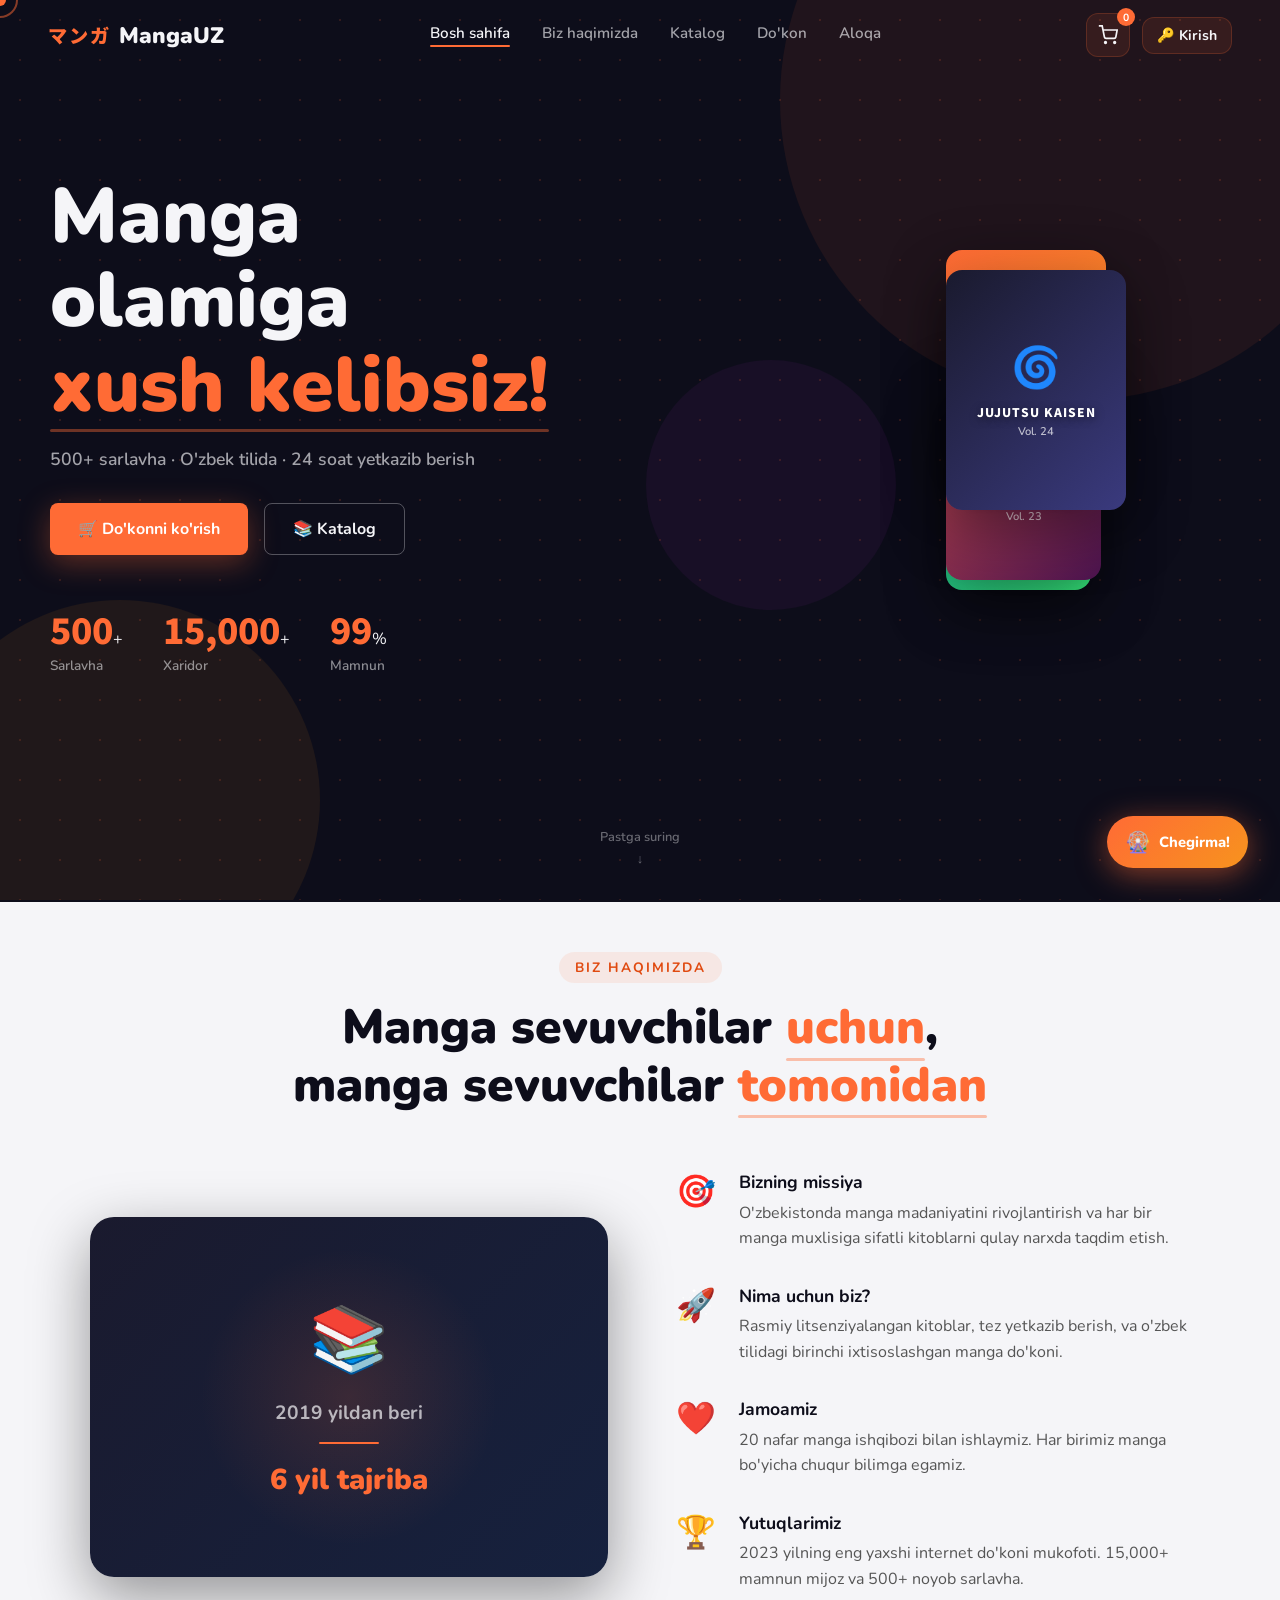
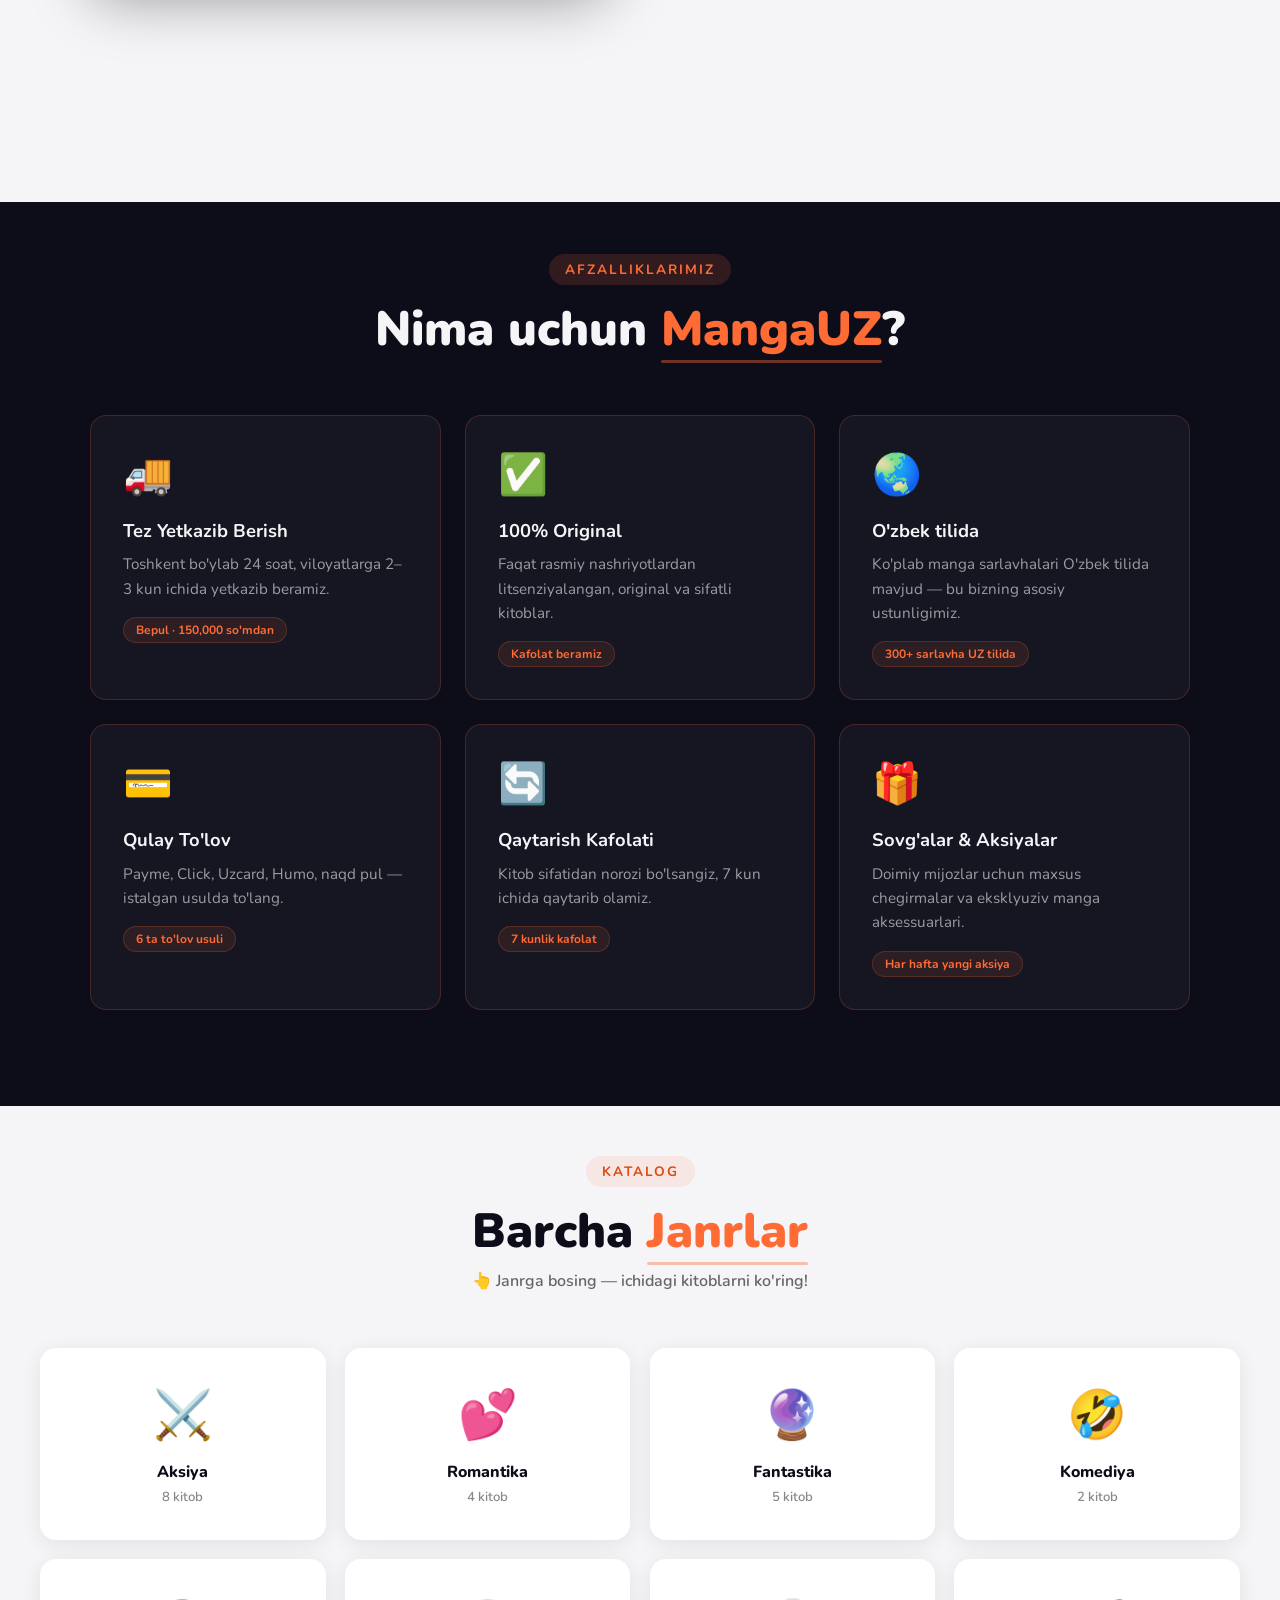
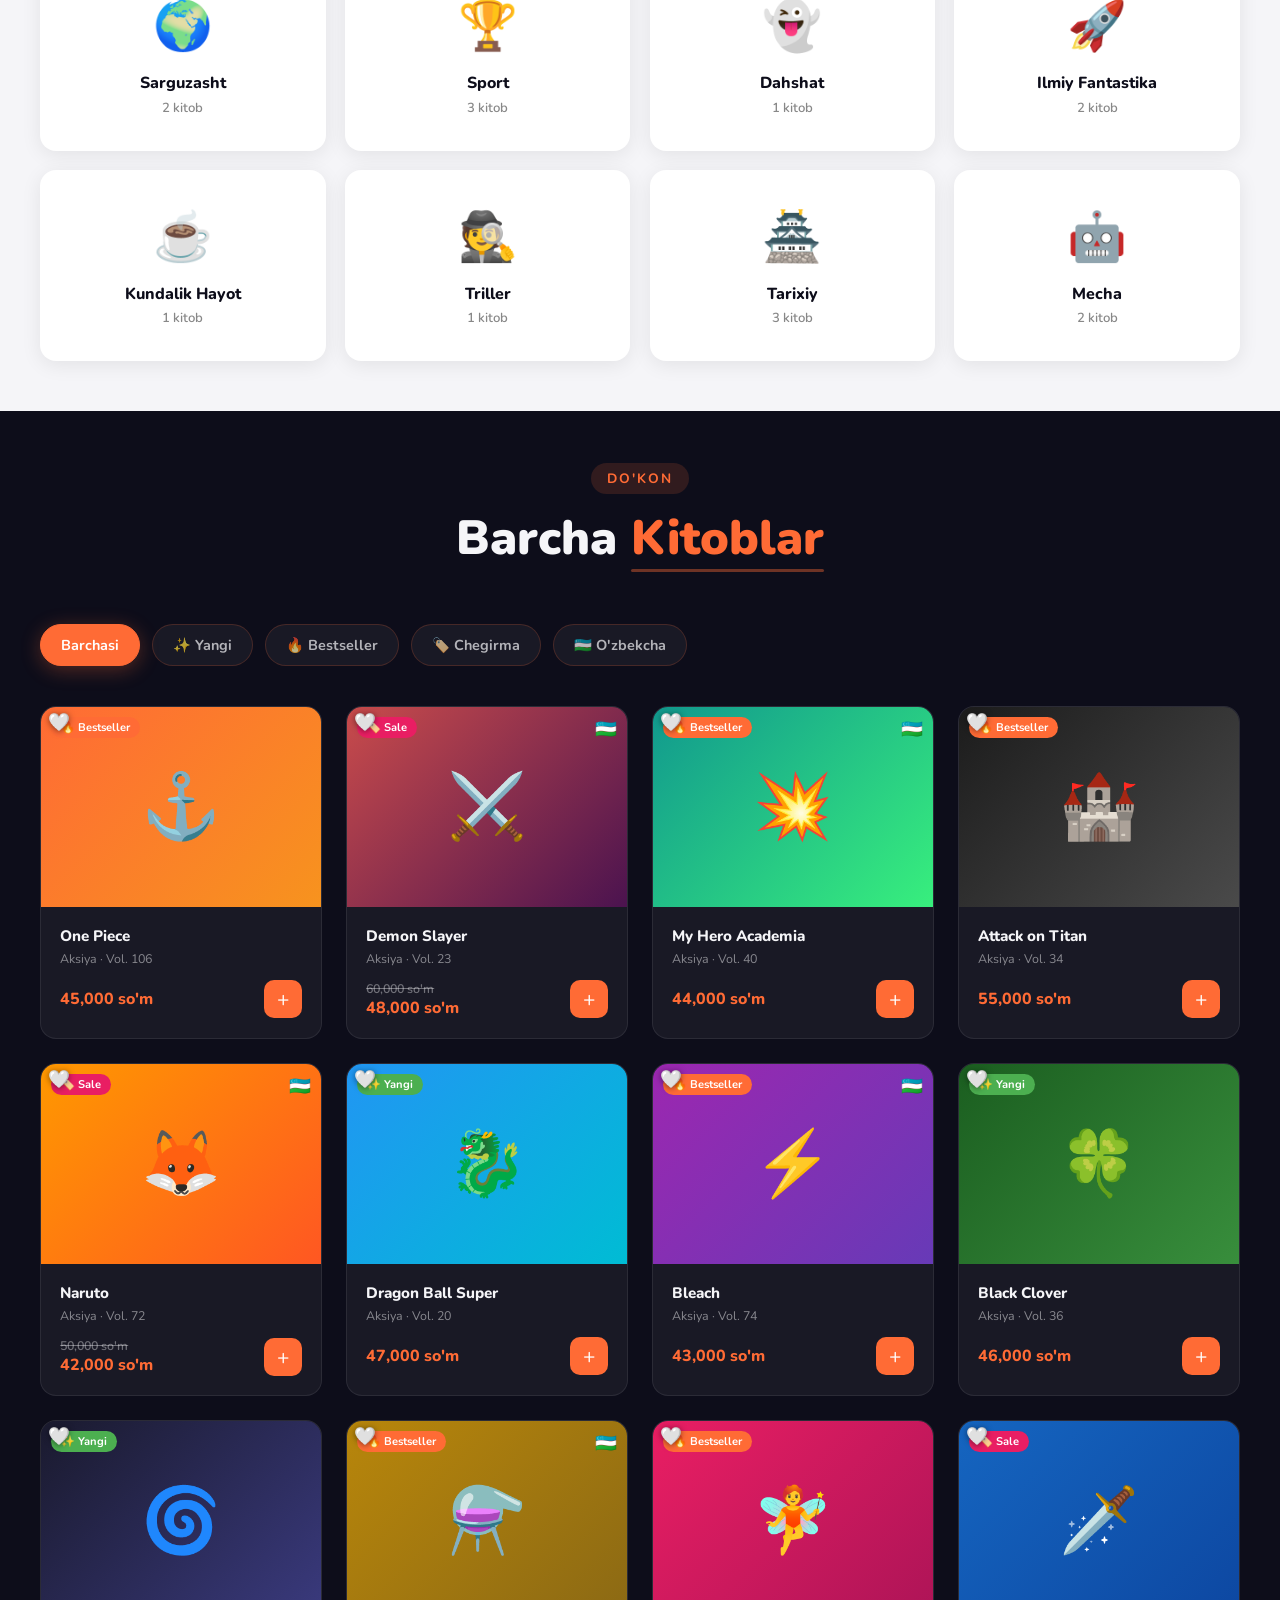
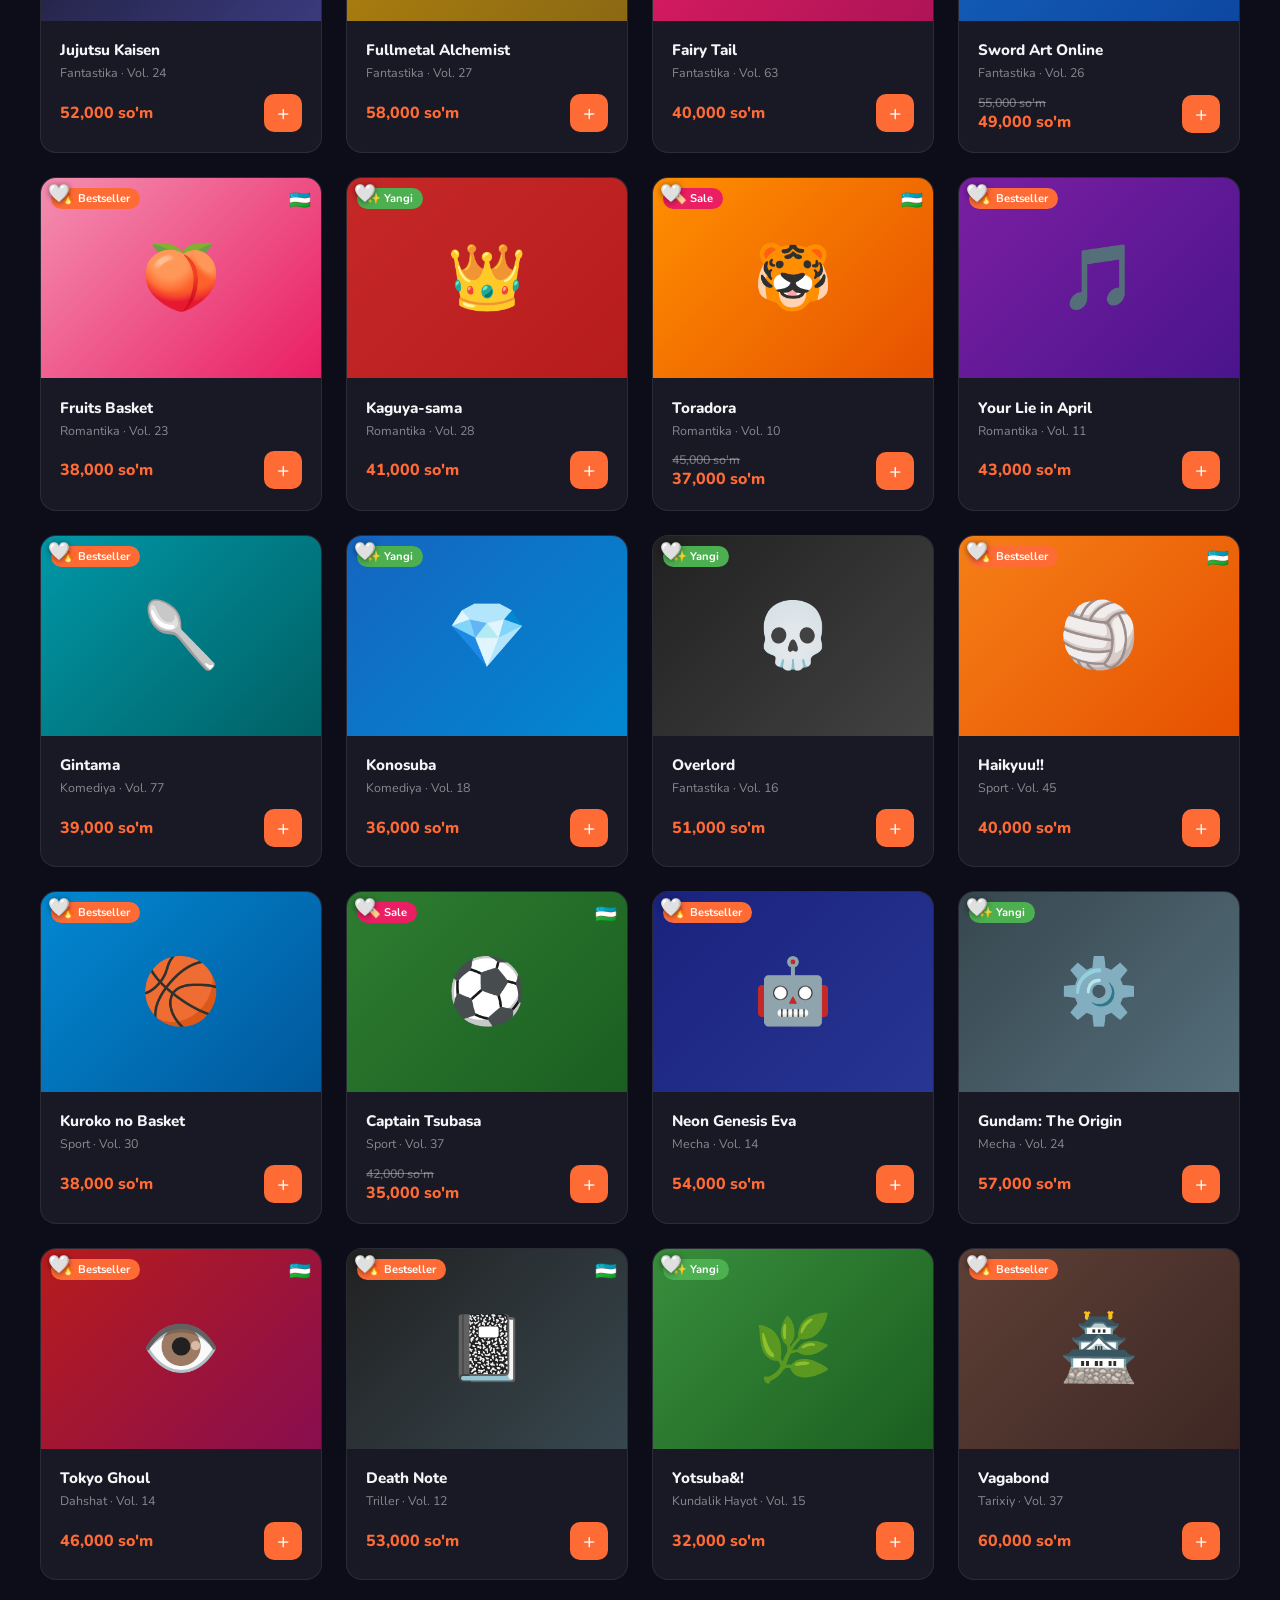
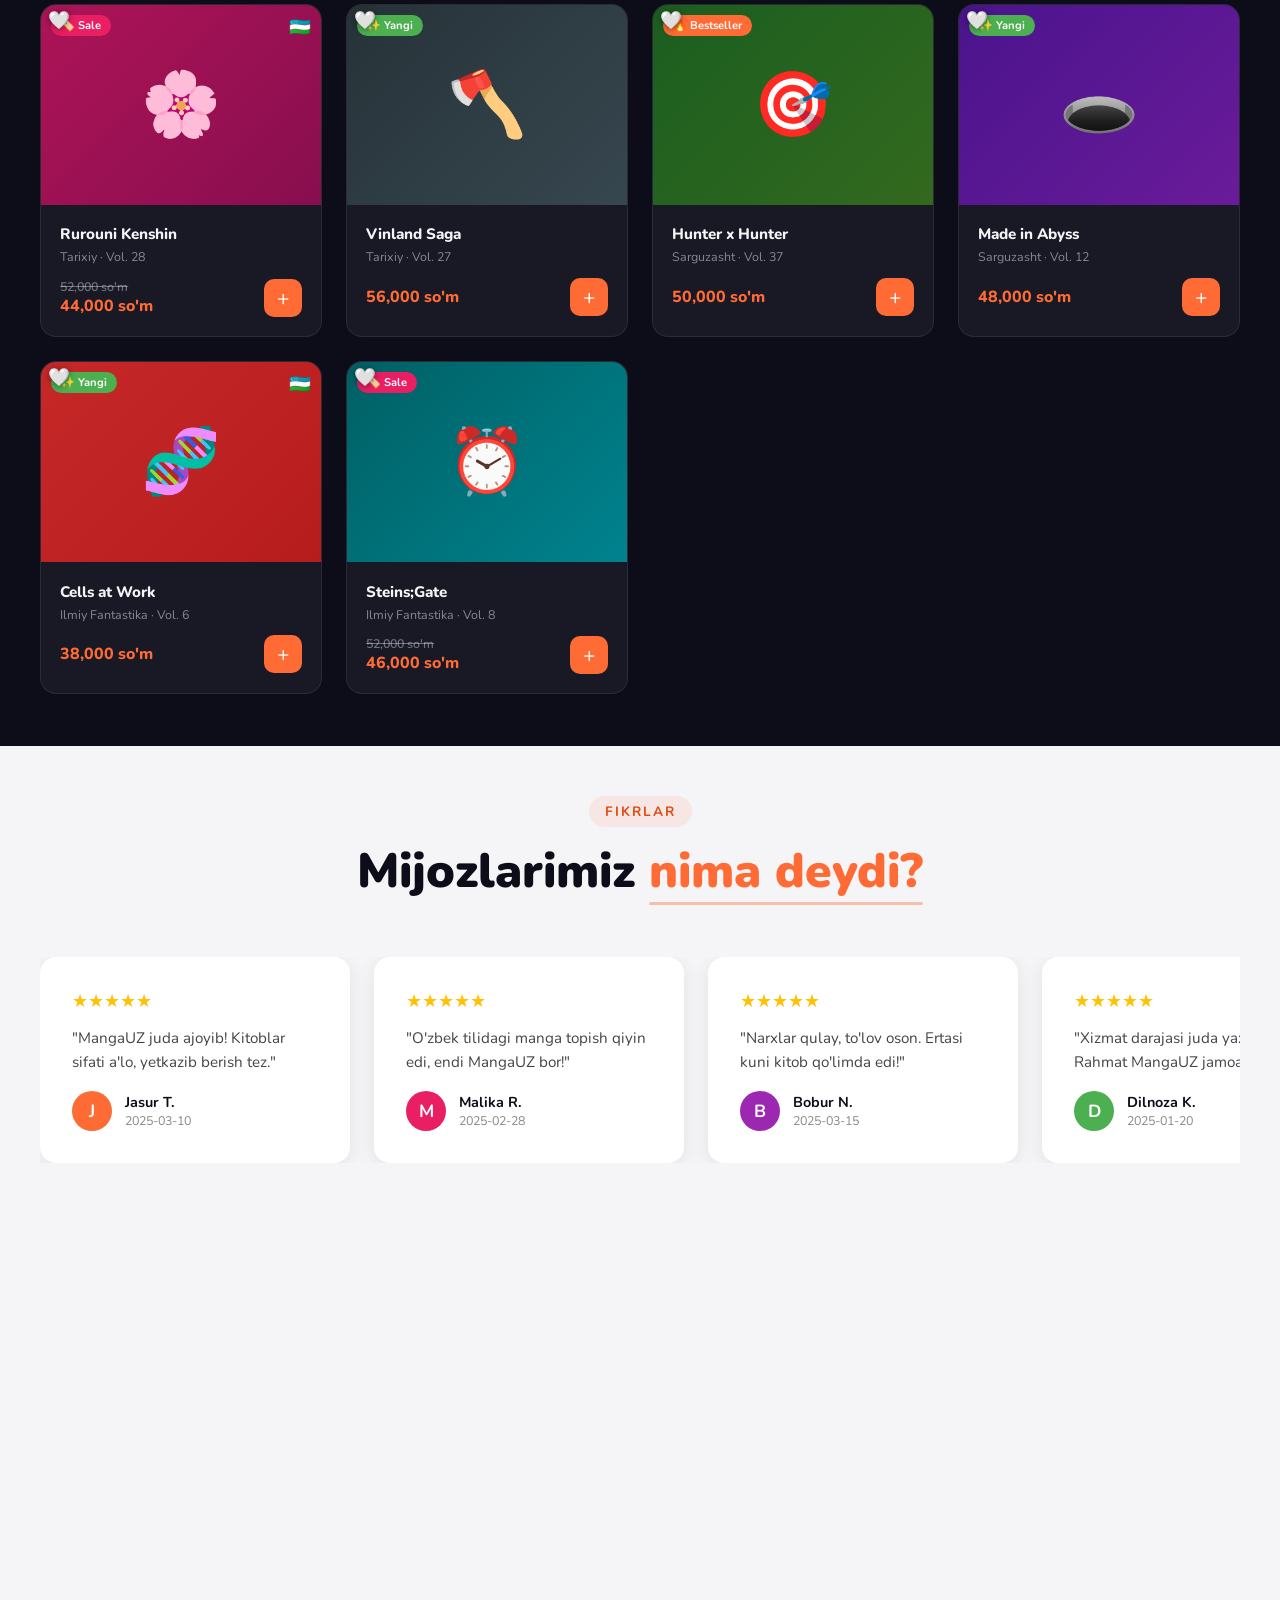
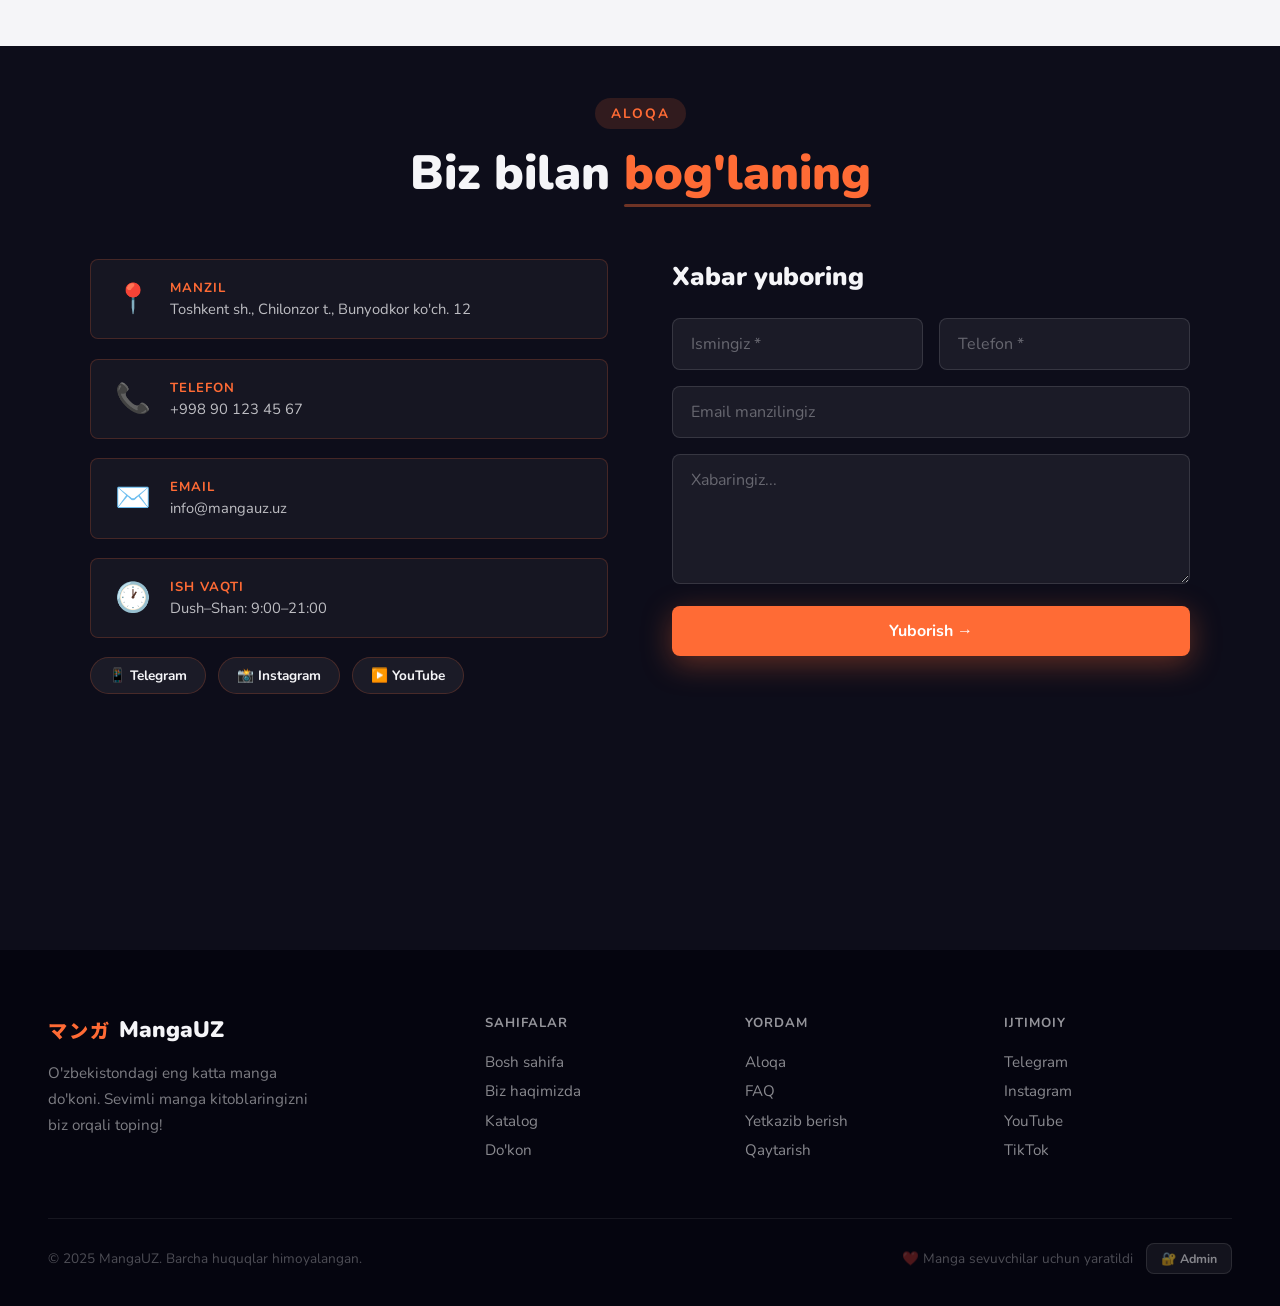
<file: index .html>
<!DOCTYPE html>
<html lang="uz">

<head>
  <meta charset="UTF-8" />
  <meta name="viewport" content="width=device-width,initial-scale=1.0" />
  <title>MangaUZ — O'zbekistondagi №1 Manga Do'koni</title>
  <link rel="preconnect" href="https://fonts.googleapis.com">
  <link
    href="https://fonts.googleapis.com/css2?family=Noto+Sans+JP:wght@400;700;900&family=Nunito:wght@400;600;700;900&display=swap"
    rel="stylesheet">
  <link rel="stylesheet" href="style.css" />
</head>

<body>
  <div class="cursor"></div>
  <div class="cursor-follower"></div>

  <!-- LOADER -->
  <div class="loader" id="loader">
    <div class="loader-inner">
      <span>M</span><span>A</span><span>N</span><span>G</span><span>A</span><span>U</span><span>Z</span>
    </div>
    <div class="loader-bar">
      <div class="loader-fill"></div>
    </div>
  </div>

  <!-- NAVBAR -->
  <header class="navbar" id="navbar">
    <div class="nav-logo"><span class="logo-jp">マンガ</span><span class="logo-uz">MangaUZ</span></div>
    <nav class="nav-links">
      <a href="#home" class="nav-link active" data-page="home">Bosh sahifa</a>
      <a href="#about" class="nav-link" data-page="about">Biz haqimizda</a>
      <a href="#catalog" class="nav-link" data-page="catalog">Katalog</a>
      <a href="#store" class="nav-link" data-page="store">Do'kon</a>
      <a href="#contact" class="nav-link" data-page="contact">Aloqa</a>
    </nav>
    <div class="nav-actions">
      <button class="btn-icon" id="cartBtn" title="Savatcha">
        <svg width="20" height="20" viewBox="0 0 24 24" fill="none" stroke="currentColor" stroke-width="2">
          <circle cx="9" cy="21" r="1" />
          <circle cx="20" cy="21" r="1" />
          <path d="M1 1h4l2.68 13.39a2 2 0 0 0 2 1.61h9.72a2 2 0 0 0 2-1.61L23 6H6" />
        </svg>
        <span class="badge-count" id="cartCount">0</span>
      </button>
      <!-- AUTH: logged out -->
      <div id="navAuthGuest">
        <button class="btn-user" id="openAuthBtn">🔑 Kirish</button>
      </div>
      <!-- AUTH: logged in -->
      <div id="navAuthUser" style="display:none">
        <button class="btn-user" id="openKabinetBtn" onclick="window.location.href='kabinet.html'">
          <div class="avatar" id="navAvatar">?</div>
          <span class="uname" id="navUsername"></span>
          <svg width="14" height="14" viewBox="0 0 24 24" fill="none" stroke="currentColor" stroke-width="2.5">
            <path d="M6 9l6 6 6-6" />
          </svg>
        </button>
      </div>
      <button class="btn-menu" id="menuBtn"><span></span><span></span><span></span></button>
    </div>
  </header>

  <div class="mobile-menu" id="mobileMenu">
    <a class="" href="#home">Bosh sahifa</a><a href="#about">Biz haqimizda</a>
    <a href="#catalog">Katalog</a><a href="#store">Do'kon</a><a href="#contact">Aloqa</a>
    <a href="#" id="mobileAuthLink">🔑 Kirish</a>
  </div>

  <!-- ======= PAGE 1: HERO ======= -->
  <section class="page" id="home">
    <div class="hc hc1"></div>
    <div class="hc hc2"></div>
    <div class="hc hc3"></div>
    <div class="hero-dots"></div>
    <div class="hero-content">
      <!-- <div class="hero-badge reveal">🔥 O'zbekistonda №1 Manga Do'koni</div> -->
      <h1 class="hero-title reveal">Manga olamiga<br /><span class="highlight">xush kelibsiz!</span></h1>
      <p class="hero-sub reveal">500+ sarlavha · O'zbek tilida · 24 soat yetkazib berish</p>
      <div class="hero-btns reveal">
        <a href="#store" class="btn-primary">🛒 Do'konni ko'rish</a>
        <a href="#catalog" class="btn-outline">📚 Katalog</a>
      </div>
      <div class="hero-stats reveal">
        <div class="stat"><span class="stat-num" data-target="500">0</span>+<p>Sarlavha</p>
        </div>
        <div class="stat"><span class="stat-num" data-target="15000">0</span>+<p>Xaridor</p>
        </div>
        <div class="stat"><span class="stat-num" data-target="99">0</span>%<p>Mamnun</p>
        </div>
      </div>
    </div>
    <div class="hero-visual">
      <div class="manga-stack">
        <div class="manga-card mc1 reveal">
          <div class="manga-cover" style="background:linear-gradient(135deg,#ff6b35,#f7931e)">
            <div class="mc-deco">⚓</div>
            <div class="mc-title">ONE PIECE</div>
            <div class="mc-vol">Vol. 106</div>
          </div>
        </div>
        <div class="manga-card mc2 reveal">
          <div class="manga-cover" style="background:linear-gradient(135deg,#1a1a2e,#3a3a7e)">
            <div class="mc-deco">🌀</div>
            <div class="mc-title">JUJUTSU KAISEN</div>
            <div class="mc-vol">Vol. 24</div>
          </div>
        </div>
        <div class="manga-card mc3 reveal">
          <div class="manga-cover" style="background:linear-gradient(135deg,#c94b4b,#4b134f)">
            <div class="mc-deco">⚔️</div>
            <div class="mc-title">DEMON SLAYER</div>
            <div class="mc-vol">Vol. 23</div>
          </div>
        </div>
        <div class="manga-card mc4 reveal">
          <div class="manga-cover" style="background:linear-gradient(135deg,#11998e,#38ef7d)">
            <div class="mc-deco">💥</div>
            <div class="mc-title">MHA</div>
            <div class="mc-vol">Vol. 40</div>
          </div>
        </div>
      </div>
    </div>
    <div class="scroll-hint"><span>Pastga suring</span>
      <div class="scroll-arrow">↓</div>
    </div>
  </section>

  <!-- ======= PAGE 2: ABOUT ======= -->
  <section class="page page-light" id="about">
    <div class="container">
      <div class="section-header">
        <div class="section-tag reveal">Biz haqimizda</div>
        <h2 class="section-title reveal">Manga sevuvchilar <span class="highlight">uchun</span>,<br />manga sevuvchilar
          <span class="highlight">tomonidan</span>
        </h2>
      </div>
      <div class="about-grid">
        <div class="about-img reveal">
          <div class="about-illustration">
            <div class="ai-blob"></div>
            <div class="ai-content">
              <div class="ai-icon">📚</div>
              <div class="ai-text">2019 yildan beri</div>
              <div class="ai-line"></div>
              <div class="ai-stat">6 yil tajriba</div>
            </div>
          </div>
        </div>
        <div class="about-text">
          <div class="about-item reveal">
            <div class="ab-icon">🎯</div>
            <div>
              <h3>Bizning missiya</h3>
              <p>O'zbekistonda manga madaniyatini rivojlantirish va har bir manga muxlisiga sifatli kitoblarni qulay
                narxda taqdim etish.</p>
            </div>
          </div>
          <div class="about-item reveal">
            <div class="ab-icon">🚀</div>
            <div>
              <h3>Nima uchun biz?</h3>
              <p>Rasmiy litsenziyalangan kitoblar, tez yetkazib berish, va o'zbek tilidagi birinchi ixtisoslashgan manga
                do'koni.</p>
            </div>
          </div>
          <div class="about-item reveal">
            <div class="ab-icon">❤️</div>
            <div>
              <h3>Jamoamiz</h3>
              <p>20 nafar manga ishqibozi bilan ishlaymiz. Har birimiz manga bo'yicha chuqur bilimga egamiz.</p>
            </div>
          </div>
          <div class="about-item reveal">
            <div class="ab-icon">🏆</div>
            <div>
              <h3>Yutuqlarimiz</h3>
              <p>2023 yilning eng yaxshi internet do'koni mukofoti. 15,000+ mamnun mijoz va 500+ noyob sarlavha.</p>
            </div>
          </div>
        </div>
      </div>
    </div>
  </section>

  <!-- ======= PAGE 3: FEATURES ======= -->
  <section class="page" id="features">
    <div class="container">
      <div class="section-header">
        <div class="section-tag reveal">Afzalliklarimiz</div>
        <h2 class="section-title reveal">Nima uchun <span class="highlight">MangaUZ</span>?</h2>
      </div>
      <div class="features-grid">
        <div class="feature-card reveal">
          <div class="fc-icon">🚚</div>
          <h3>Tez Yetkazib Berish</h3>
          <p>Toshkent bo'ylab 24 soat, viloyatlarga 2–3 kun ichida yetkazib beramiz.</p>
          <div class="fc-tag">Bepul · 150,000 so'mdan</div>
        </div>
        <div class="feature-card reveal">
          <div class="fc-icon">✅</div>
          <h3>100% Original</h3>
          <p>Faqat rasmiy nashriyotlardan litsenziyalangan, original va sifatli kitoblar.</p>
          <div class="fc-tag">Kafolat beramiz</div>
        </div>
        <div class="feature-card reveal">
          <div class="fc-icon">🌏</div>
          <h3>O'zbek tilida</h3>
          <p>Ko'plab manga sarlavhalari O'zbek tilida mavjud — bu bizning asosiy ustunligimiz.</p>
          <div class="fc-tag">300+ sarlavha UZ tilida</div>
        </div>
        <div class="feature-card reveal">
          <div class="fc-icon">💳</div>
          <h3>Qulay To'lov</h3>
          <p>Payme, Click, Uzcard, Humo, naqd pul — istalgan usulda to'lang.</p>
          <div class="fc-tag">6 ta to'lov usuli</div>
        </div>
        <div class="feature-card reveal">
          <div class="fc-icon">🔄</div>
          <h3>Qaytarish Kafolati</h3>
          <p>Kitob sifatidan norozi bo'lsangiz, 7 kun ichida qaytarib olamiz.</p>
          <div class="fc-tag">7 kunlik kafolat</div>
        </div>
        <div class="feature-card reveal">
          <div class="fc-icon">🎁</div>
          <h3>Sovg'alar & Aksiyalar</h3>
          <p>Doimiy mijozlar uchun maxsus chegirmalar va eksklyuziv manga aksessuarlari.</p>
          <div class="fc-tag">Har hafta yangi aksiya</div>
        </div>
      </div>
    </div>
  </section>

  <!-- ======= PAGE 4: CATALOG ======= -->
  <section class="page page-light" id="catalog">
    <div class="container">
      <div class="section-header">
        <div class="section-tag reveal">Katalog</div>
        <h2 class="section-title reveal">Barcha <span class="highlight">Janrlar</span></h2>
        <p class="section-sub reveal">👆 Janrga bosing — ichidagi kitoblarni ko'ring!</p>
      </div>
      <div class="genres-grid" id="genresGrid"></div>
    </div>
  </section>

  <!-- ======= PAGE 5: STORE ======= -->
  <section class="page" id="store">
    <div class="container">
      <div class="section-header">
        <div class="section-tag reveal">Do'kon</div>
        <h2 class="section-title reveal">Barcha <span class="highlight">Kitoblar</span></h2>
      </div>
      <div class="store-filters reveal">
        <button class="filter-btn active" data-filter="all">Barchasi</button>
        <button class="filter-btn" data-filter="new">✨ Yangi</button>
        <button class="filter-btn" data-filter="bestseller">🔥 Bestseller</button>
        <button class="filter-btn" data-filter="sale">🏷️ Chegirma</button>
        <button class="filter-btn" data-filter="uz">🇺🇿 O'zbekcha</button>
      </div>
      <div class="products-grid" id="productsGrid"></div>
    </div>
  </section>

  <!-- ======= PAGE 6: REVIEWS ======= -->
  <section class="page page-light" id="reviews">
    <div class="container">
      <div class="section-header">
        <div class="section-tag reveal">Fikrlar</div>
        <h2 class="section-title reveal">Mijozlarimiz <span class="highlight">nima deydi?</span></h2>
      </div>
      <div class="reviews-track-wrap">
        <div class="reviews-track" id="reviewsTrack"></div>
      </div>
    </div>
  </section>

  <!-- ======= PAGE 7: CONTACT ======= -->
  <section class="page" id="contact">
    <div class="container">
      <div class="section-header">
        <div class="section-tag reveal">Aloqa</div>
        <h2 class="section-title reveal">Biz bilan <span class="highlight">bog'laning</span></h2>
      </div>
      <div class="contact-grid">
        <div class="contact-info">
          <div class="ci-card reveal">
            <div class="ci-icon">📍</div>
            <div>
              <h4>Manzil</h4>
              <p>Toshkent sh., Chilonzor t., Bunyodkor ko'ch. 12</p>
            </div>
          </div>
          <div class="ci-card reveal">
            <div class="ci-icon">📞</div>
            <div>
              <h4>Telefon</h4>
              <p>+998 90 123 45 67</p>
            </div>
          </div>
          <div class="ci-card reveal">
            <div class="ci-icon">✉️</div>
            <div>
              <h4>Email</h4>
              <p>info@mangauz.uz</p>
            </div>
          </div>
          <div class="ci-card reveal">
            <div class="ci-icon">🕐</div>
            <div>
              <h4>Ish vaqti</h4>
              <p>Dush–Shan: 9:00–21:00</p>
            </div>
          </div>
          <div class="social-links reveal">
            <a href="#" class="social-btn">📱 Telegram</a>
            <a href="#" class="social-btn">📸 Instagram</a>
            <a href="#" class="social-btn">▶️ YouTube</a>
          </div>
        </div>
        <div class="contact-form reveal">
          <h3>Xabar yuboring</h3>
          <div class="form-row">
            <div class="form-group"><input type="text" id="cf-name" placeholder="Ismingiz *" class="form-input" /></div>
            <div class="form-group"><input type="tel" id="cf-phone" placeholder="Telefon *" class="form-input" /></div>
          </div>
          <div class="form-group"><input type="email" id="cf-email" placeholder="Email manzilingiz"
              class="form-input" /></div>
          <div class="form-group"><textarea id="cf-msg" placeholder="Xabaringiz..."
              class="form-input form-textarea"></textarea></div>
          <button class="btn-primary btn-full" id="sendBtn">Yuborish →</button>
          <div class="form-success" id="formSuccess">✅ Xabaringiz yuborildi!</div>
        </div>
      </div>
    </div>
  </section>

  <!-- ======= PAGE 8: FOOTER ======= -->
  <footer class="footer" id="footer">
    <div class="footer-top">
      <div class="footer-brand">
        <div class="nav-logo"><span class="logo-jp">マンガ</span><span class="logo-uz">MangaUZ</span></div>
        <p>O'zbekistondagi eng katta manga do'koni. Sevimli manga kitoblaringizni biz orqali toping!</p>
      </div>
      <div class="footer-links">
        <div class="fl-col">
          <h4>Sahifalar</h4><a href="#home">Bosh sahifa</a><a href="#about">Biz haqimizda</a><a
            href="#catalog">Katalog</a><a href="#store">Do'kon</a>
        </div>
        <div class="fl-col">
          <h4>Yordam</h4><a href="#contact">Aloqa</a><a href="#">FAQ</a><a href="#">Yetkazib berish</a><a
            href="#">Qaytarish</a>
        </div>
        <div class="fl-col">
          <h4>Ijtimoiy</h4><a href="#">Telegram</a><a href="#">Instagram</a><a href="#">YouTube</a><a
            href="#">TikTok</a>
        </div>
      </div>
    </div>
    <div class="footer-bottom">
      <p>© 2025 MangaUZ. Barcha huquqlar himoyalangan.</p>
      <div style="display:flex;gap:.8rem;align-items:center">
        <p>❤️ Manga sevuvchilar uchun yaratildi</p>
        <button class="admin-open-btn" id="adminOpenBtn">🔐 Admin</button>
      </div>
    </div>
  </footer>

  <!-- ===== CART PANEL ===== -->
  <div class="cart-modal" id="cartModal">
    <div class="cart-inner">
      <div class="cart-header">
        <h3>🛒 Savatcha</h3><button class="modal-close" id="cartClose">✕</button>
      </div>
      <div class="cart-items" id="cartItems">
        <div class="cart-empty">🛒 Savatcha bo'sh</div>
      </div>
      <div class="cart-footer" id="cartFooter" style="display:none">
        <div class="cart-total">Jami: <span id="cartTotal">0</span> so'm</div>
        <button class="btn-primary btn-full" id="checkoutBtn">📦 Buyurtma berish</button>
      </div>
    </div>
  </div>
  <div class="cart-overlay" id="cartOverlay"></div>

  <!-- ===== AUTH MODAL ===== -->
  <div class="modal-overlay" id="authOverlay"></div>
  <div class="auth-modal" id="authModal">
    <div class="auth-modal-head">
      <button class="auth-modal-close" id="authModalClose">✕</button>
    </div>
    <div class="auth-tabs">
      <div class="auth-tab active" data-tab="login">Kirish</div>
      <div class="auth-tab" data-tab="register">Ro'yxatdan o'tish</div>
    </div>
    <div class="auth-body">
      <div class="auth-logo"><span class="logo-jp">マンガ</span><span class="logo-uz">MangaUZ</span></div>

      <!-- LOGIN -->
      <div id="loginForm">
        <div class="auth-title">Xush kelibsiz! 👋</div>
        <div class="auth-sub">Hisobingizga kiring</div>
        <div class="auth-error" id="loginError"></div>
        <div class="auth-form">
          <div><label class="auth-label">Email</label><input type="email" id="li-email" class="form-input"
              placeholder="email@gmail.com" /></div>
          <div><label class="auth-label">Parol</label>
            <div style="position:relative">
              <input type="password" id="li-pass" class="form-input" placeholder="Parolingiz" />
              <button type="button" class="pass-eye" onclick="togglePass('li-pass',this)">👁</button>
            </div>
          </div>
          <label class="remember-me"><input type="checkbox" id="li-remember" /> <span>Meni eslab qol</span></label>
          <button class="btn-primary btn-full" id="loginBtn">Kirish →</button>
        </div>
        <div class="auth-footer">Hisobingiz yo'qmi? <span onclick="switchTab('register')">Ro'yxatdan o'ting</span></div>
      </div>

      <!-- REGISTER -->
      <div id="registerForm" style="display:none">
        <div class="auth-title">Hisob yaratish 🎉</div>
        <div class="auth-sub">Bir daqiqada ro'yxatdan o'ting</div>
        <div class="auth-error" id="regError"></div>
        <div class="auth-form">
          <div class="form-row">
            <div><label class="auth-label">Ism</label><input type="text" id="re-name" class="form-input"
                placeholder="Ismi" /></div>
            <div><label class="auth-label">Familiya</label><input type="text" id="re-surname" class="form-input"
                placeholder="Familiyasi" /></div>
          </div>
          <div><label class="auth-label">Email</label><input type="email" id="re-email" class="form-input"
              placeholder="email@gmail.com" /></div>
          <div><label class="auth-label">Telefon</label><input type="tel" id="re-phone" class="form-input"
              placeholder="+998 90 000 00 00" /></div>
          <div><label class="auth-label">Parol</label>
            <div style="position:relative">
              <input type="password" id="re-pass" class="form-input" placeholder="Kamida 6 ta belgi" />
              <button type="button" class="pass-eye" onclick="togglePass('re-pass',this)">👁</button>
            </div>
          </div>
          <div class="pass-strength" id="passStrength">
            <div class="ps-bar">
              <div class="ps-fill" id="psFill"></div>
            </div><span id="psLabel"></span>
          </div>
          <div><label class="auth-label">Parolni tasdiqlang</label><input type="password" id="re-pass2"
              class="form-input" placeholder="Parolni qayta kiriting" /></div>
          <button class="btn-primary btn-full" id="registerBtn">Hisob yaratish →</button>
        </div>
        <div class="auth-footer">Hisobingiz bormi? <span onclick="switchTab('login')">Kiring</span></div>
      </div>
    </div>
  </div>

  <!-- ===== KABINET PANEL ===== -->
  <div class="modal-overlay" id="kabinetOverlay"></div>
  <div class="kabinet-panel" id="kabinetPanel">
    <div class="kab-header">
      <div class="kab-user">
        <div class="kab-avatar" id="kabAvatar">?</div>
        <div>
          <div class="kab-name" id="kabName">—</div>
          <div class="kab-email" id="kabEmail">—</div>
          <div class="kab-member">🌟 <span id="kabMember">Oddiy a'zo</span></div>
        </div>
      </div>
      <div class="kab-stats">
        <div class="kab-stat">
          <div class="kab-stat-num" id="ksOrders">0</div>
          <div class="kab-stat-lbl">Buyurtma</div>
        </div>
        <div class="kab-stat">
          <div class="kab-stat-num" id="ksWishlist">0</div>
          <div class="kab-stat-lbl">Sevimli</div>
        </div>
        <div class="kab-stat">
          <div class="kab-stat-num" id="ksSpent">0</div>
          <div class="kab-stat-lbl">so'm sarflandi</div>
        </div>
      </div>
    </div>
    <div class="kab-nav">
      <button class="kab-nav-btn active" data-kab="orders">📦 Buyurtmalar</button>
      <button class="kab-nav-btn" data-kab="wishlist">❤️ Sevimlilar</button>
      <button class="kab-nav-btn" data-kab="profile">👤 Profil</button>
      <button class="kab-nav-btn" data-kab="settings">⚙️ Sozlamalar</button>
    </div>
    <div class="kab-body">
      <!-- ORDERS TAB -->
      <div class="kab-tab" id="kab-orders">
        <div class="kab-orders-filter">
          <button class="kof-btn active" data-kof="all">Barchasi</button>
          <button class="kof-btn" data-kof="pending">⏳ Jarayonda</button>
          <button class="kof-btn" data-kof="confirmed">🟢 Tasdiqlandi</button>
          <button class="kof-btn" data-kof="delivered">✅ Yetkazildi</button>
        </div>
        <div id="kabOrdersList"></div>
      </div>
      <!-- WISHLIST TAB -->
      <div class="kab-tab" id="kab-wishlist" style="display:none">
        <div class="wishlist-grid" id="kabWishlistGrid"></div>
      </div>
      <!-- PROFILE TAB -->
      <div class="kab-tab" id="kab-profile" style="display:none">
        <div class="kab-profile-form">
          <h3>👤 Shaxsiy ma'lumotlar</h3>
          <div class="form-row">
            <div><label class="auth-label">Ism</label><input type="text" id="pf-name" class="form-input" /></div>
            <div><label class="auth-label">Familiya</label><input type="text" id="pf-surname" class="form-input" />
            </div>
          </div>
          <div><label class="auth-label">Email</label><input type="email" id="pf-email" class="form-input" readonly
              style="opacity:.5" /></div>
          <div><label class="auth-label">Telefon</label><input type="tel" id="pf-phone" class="form-input" /></div>
          <div><label class="auth-label">Manzil</label><input type="text" id="pf-address" class="form-input"
              placeholder="Yetkazib berish manzili" /></div>
          <button class="btn-primary" id="saveProfileBtn">💾 Saqlash</button>
          <div class="form-success" id="profileSuccess" style="display:none">✅ Profil yangilandi!</div>
          <div style="margin-top:1.5rem;border-top:1px solid rgba(255,255,255,.07);padding-top:1.5rem">
            <h3>🔒 Parolni o'zgartirish</h3>
            <div style="margin-top:.8rem;display:flex;flex-direction:column;gap:.7rem">
              <input type="password" id="pf-old-pass" class="form-input" placeholder="Eski parol" />
              <input type="password" id="pf-new-pass" class="form-input" placeholder="Yangi parol" />
              <input type="password" id="pf-new-pass2" class="form-input" placeholder="Yangi parolni tasdiqlang" />
              <button class="btn-ghost" id="changePassBtn">Parolni o'zgartirish</button>
            </div>
          </div>
        </div>
      </div>
      <!-- SETTINGS TAB -->
      <div class="kab-tab" id="kab-settings" style="display:none">
        <div class="kab-settings">
          <h3 style="margin-bottom:.5rem;font-size:1rem;color:rgba(245,245,248,.6)">Bildirishnomalar</h3>
          <div class="kab-setting-row">
            <div class="ksr-info">
              <h4>📧 Email bildirishnoma</h4>
              <p>Yangi aksiyalar va buyurtmalar haqida</p>
            </div>
            <button class="toggle-sw on" onclick="this.classList.toggle('on')"></button>
          </div>
          <div class="kab-setting-row">
            <div class="ksr-info">
              <h4>📱 SMS bildirishnoma</h4>
              <p>Buyurtma holati o'zgarganda</p>
            </div>
            <button class="toggle-sw on" onclick="this.classList.toggle('on')"></button>
          </div>
          <div class="kab-setting-row">
            <div class="ksr-info">
              <h4>🔔 Aksiya xabarlari</h4>
              <p>Chegirma va yangi kitoblar</p>
            </div>
            <button class="toggle-sw" onclick="this.classList.toggle('on')"></button>
          </div>
          <h3 style="margin:1rem 0 .5rem;font-size:1rem;color:rgba(245,245,248,.6)">Xavfsizlik</h3>
          <div class="kab-setting-row">
            <div class="ksr-info">
              <h4>🔐 Ikki bosqichli tasdiqlash</h4>
              <p>SMS orqali login tasdiqlash</p>
            </div>
            <button class="toggle-sw" onclick="this.classList.toggle('on')"></button>
          </div>
          <div class="kab-setting-row">
            <div class="ksr-info">
              <h4>📍 Manzilni saqlash</h4>
              <p>Keyingi buyurtmalarda avtomatik to'ldirish</p>
            </div>
            <button class="toggle-sw on" onclick="this.classList.toggle('on')"></button>
          </div>
          <h3 style="margin:1rem 0 .5rem;font-size:1rem;color:rgba(245,245,248,.6)">Hisob</h3>
          <button class="kab-logout-btn" id="logoutBtn">🚪 Hisobdan chiqish</button>
          <button class="btn-danger" style="width:100%;margin-top:.7rem;padding:12px;border-radius:10px"
            id="deleteAccountBtn">🗑️ Hisobni o'chirish</button>
        </div>
      </div>
    </div>
  </div>

  <!-- ===== GENRE MODAL ===== -->
  <div class="modal-overlay" id="genreOverlay"></div>
  <div class="genre-modal" id="genreModal">
    <div class="gm-header">
      <div class="gm-title-wrap"><span id="gmIcon"></span>
        <h2 id="gmTitle"></h2>
      </div>
      <button class="modal-close" id="genreClose">✕</button>
    </div>
    <p id="gmDesc" class="gm-desc"></p>
    <div class="gm-products" id="gmProducts"></div>
  </div>

  <!-- ===== ORDER MODAL ===== -->
  <div class="modal-overlay" id="orderOverlay"></div>
  <div class="order-modal" id="orderModal">
    <div class="om-header">
      <h2>📦 Buyurtma berish</h2><button class="modal-close" id="orderClose">✕</button>
    </div>
    <div class="om-scroll">
      <div id="omItems"></div>
      <div class="om-total">Umumiy: <strong><span id="omTotal"></span> so'm</strong></div>
      <div class="om-form">
        <h3>📋 Yetkazib berish ma'lumotlari</h3>
        <div class="form-row">
          <div class="form-group"><input type="text" id="om-name" placeholder="To'liq ismingiz *" class="form-input" />
          </div>
          <div class="form-group"><input type="tel" id="om-phone" placeholder="+998 XX XXX XX XX *"
              class="form-input" /></div>
        </div>
        <div class="form-group"><input type="text" id="om-address" placeholder="Yetkazib berish manzili *"
            class="form-input" /></div>
        <h3>💳 To'lov usuli</h3>
        <div class="payment-methods">
          <label class="pay-opt"><input type="radio" name="pay" value="Payme" checked /><span>💚 Payme</span></label>
          <label class="pay-opt"><input type="radio" name="pay" value="Click" /><span>🔵 Click</span></label>
          <label class="pay-opt"><input type="radio" name="pay" value="Uzcard" /><span>🟠 Uzcard</span></label>
          <label class="pay-opt"><input type="radio" name="pay" value="Humo" /><span>🟣 Humo</span></label>
          <label class="pay-opt"><input type="radio" name="pay" value="Naqd pul" /><span>💵 Naqd</span></label>
          <label class="pay-opt"><input type="radio" name="pay" value="Crypto" /><span>🪙 Crypto</span></label>
        </div>
        <!-- PROMO CODE -->
        <h3>🏷️ Promokod (ixtiyoriy)</h3>
        <div class="promo-row">
          <input type="text" id="om-promo" class="promo-input" placeholder="Masalan: MANGA15" />
          <button class="promo-apply-btn" id="promoApplyBtn">Qo'llash</button>
        </div>
        <div class="promo-status" id="promoStatus"></div>
        <div class="promo-saving" id="promoSaving"></div>
        <button class="btn-primary btn-full" id="confirmOrderBtn" style="margin-top:1.5rem">✅ Buyurtmani
          tasdiqlash</button>
      </div>
    </div>
  </div>

  <!-- ===== SUCCESS MODAL ===== -->
  <div class="modal-overlay" id="successOverlay"></div>
  <div class="success-modal" id="successModal">
    <div class="sm-confetti" id="smConfetti"></div>
    <div class="sm-icon">🎉</div>
    <h2>Buyurtma qabul qilindi!</h2>
    <p>Operatorimiz <strong>30 daqiqa</strong> ichida siz bilan bog'lanadi.</p>
    <div class="sm-order-id">Buyurtma №: <strong id="smOrderId"></strong></div>
    <button class="btn-primary" id="smCloseBtn">🏠 Davom etish</button>
  </div>

  <!-- ===== ADMIN PANEL ===== -->
  <div class="modal-overlay" id="adminOverlay"></div>
  <div class="admin-panel" id="adminPanel">
    <div class="admin-header">
      <div class="admin-title"><span>🔐</span>
        <div>
          <h2>Admin Panel</h2><small>MangaUZ boshqaruvi</small>
        </div>
      </div>
      <div style="display:flex;gap:.7rem;align-items:center">
        <button class="btn-danger" id="adminClearBtn">🗑️ Barchasini o'chir</button>
        <button class="modal-close" id="adminClose">✕</button>
      </div>
    </div>
    <div class="admin-stats">
      <div class="as-card">
        <div class="as-num" id="aStatAll">0</div>
        <div class="as-lbl">Jami</div>
      </div>
      <div class="as-card pending">
        <div class="as-num" id="aStatPending">0</div>
        <div class="as-lbl">⏳ Kutilmoqda</div>
      </div>
      <div class="as-card confirmed">
        <div class="as-num" id="aStatConfirmed">0</div>
        <div class="as-lbl">✅ Tasdiqlandi</div>
      </div>
      <div class="as-card delivered">
        <div class="as-num" id="aStatDelivered">0</div>
        <div class="as-lbl">📦 Yetkazildi</div>
      </div>
      <div class="as-card revenue">
        <div class="as-num" id="aStatRevenue">0</div>
        <div class="as-lbl">💰 Daromad</div>
      </div>
    </div>
    <div class="admin-filters">
      <button class="admin-filter active" data-status="all">Barchasi</button>
      <button class="admin-filter" data-status="pending">⏳ Kutilmoqda</button>
      <button class="admin-filter" data-status="confirmed">🟢 Tasdiqlandi</button>
      <button class="admin-filter" data-status="delivered">✅ Yetkazildi</button>
    </div>
    <div class="admin-orders-list" id="adminOrdersList">
      <div class="admin-empty">📭 Hozircha buyurtma yo'q</div>
    </div>
  </div>

  <div class="toast" id="toast"></div>

  <!-- SPIN FLOAT BTN -->
  <button class="spin-float-btn" id="spinFloatBtn" title="Chegirma yutib oling!">
    <span class="sfb-icon">🎡</span><span class="sfb-text">Chegirma!</span>
  </button>

  <!-- SPIN MODAL -->
  <div class="modal-overlay" id="spinOverlay"></div>
  <div class="spin-modal" id="spinModal">
    <div class="spin-modal-head">
      <div class="spin-header">
        <div class="spin-title">🎡 Baxtingizni sinab ko'ring!</div>
        <div class="spin-sub">Aylantiring va chegirma yutib oling</div>
      </div>
      <button class="spin-close-btn" id="spinClose">✕</button>
    </div>
    <div class="wheel-wrap">
      <div class="wheel-pointer">▼</div>
      <canvas id="wheelCanvas" width="220" height="220"></canvas>
    </div>
    <button class="btn-spin" id="spinBtn">🎰 Aylantirish!</button>
    <div class="spin-note" id="spinNote">Kuniga 1 marta spin qilish mumkin</div>
    <div class="spin-result" id="spinResult" style="display:none">
      <div class="sr-emoji" id="srEmoji">🎉</div>
      <div class="sr-title" id="srTitle">Tabriklaymiz!</div>
      <div class="sr-code-wrap">
        <div class="sr-label">Sizning promokodingiz:</div>
        <div class="sr-code-box">
          <span class="sr-code" id="srCode">—</span>
          <button class="sr-copy-btn" id="srCopyBtn">📋 Nusxa</button>
        </div>
        <div class="sr-discount" id="srDiscount"></div>
      </div>
      <div class="sr-hint">Buyurtma berishda "Promokod" maydoniga kiriting</div>
      <button class="btn-primary btn-full" id="srShopBtn" style="margin-top:.8rem">🛒 Do'konga o'tish</button>
    </div>
  </div>

  <script src="app.js"></script>
</body>

</html>
</file>
<file: style.css>
/* ===================== VARIABLES ===================== */
:root {
    --primary: #ff6b35;
    --primary-dark: #e04a10;
    --accent: #f7931e;
    --bg-dark: #0d0d1a;
    --bg-card: #13132a;
    --bg-light: #f5f5f8;
    --text-dark: #0d0d1a;
    --text-light: #f5f5f8;
    --text-muted: #888;
    --border: rgba(255, 107, 53, .2);
    --border-w: rgba(255, 255, 255, .08);
    --radius: 16px;
    --radius-sm: 10px;
    --radius-xs: 8px;
    --shadow: 0 20px 60px rgba(0, 0, 0, .4);
    --tr: .35s cubic-bezier(.4, 0, .2, 1);
    --font: 'Nunito', sans-serif;
    --font-jp: 'Noto Sans JP', sans-serif;
    --nav-h: 70px;
}

*,
*::before,
*::after {
    box-sizing: border-box;
    margin: 0;
    padding: 0
}

html {
    scroll-behavior: smooth;
    overflow-x: hidden
}

body {
    font-family: var(--font);
    background: var(--bg-dark);
    color: var(--text-light);
    overflow-x: hidden;
    cursor: none
}

a {
    text-decoration: none;
    color: inherit
}

button {
    font-family: var(--font)
}

input,
textarea {
    font-family: var(--font)
}

/* CURSOR */
.cursor {
    width: 12px;
    height: 12px;
    background: var(--primary);
    border-radius: 50%;
    position: fixed;
    top: 0;
    left: 0;
    pointer-events: none;
    z-index: 9999;
    transform: translate(-50%, -50%);
    transition: width .2s, height .2s
}

.cursor-follower {
    width: 36px;
    height: 36px;
    border: 2px solid var(--primary);
    border-radius: 50%;
    position: fixed;
    top: 0;
    left: 0;
    pointer-events: none;
    z-index: 9998;
    transform: translate(-50%, -50%);
    opacity: .5
}

/* LOADER */
.loader {
    position: fixed;
    inset: 0;
    background: var(--bg-dark);
    display: flex;
    flex-direction: column;
    align-items: center;
    justify-content: center;
    z-index: 10000;
    transition: opacity .6s, visibility .6s
}

.loader.hidden {
    opacity: 0;
    visibility: hidden;
    pointer-events: none
}

.loader-inner {
    display: flex;
    gap: 4px;
    font-family: var(--font-jp);
    font-size: clamp(2.5rem, 6vw, 5rem);
    font-weight: 900;
    color: var(--primary)
}

.loader-inner span {
    animation: letterPop .6s ease forwards;
    opacity: 0;
    transform: translateY(30px)
}

.loader-inner span:nth-child(1) {
    animation-delay: .0s
}

.loader-inner span:nth-child(2) {
    animation-delay: .1s
}

.loader-inner span:nth-child(3) {
    animation-delay: .2s
}

.loader-inner span:nth-child(4) {
    animation-delay: .3s
}

.loader-inner span:nth-child(5) {
    animation-delay: .4s
}

.loader-inner span:nth-child(6) {
    animation-delay: .5s
}

.loader-inner span:nth-child(7) {
    animation-delay: .6s
}

@keyframes letterPop {
    to {
        opacity: 1;
        transform: translateY(0)
    }
}

.loader-bar {
    margin-top: 2rem;
    width: 200px;
    height: 4px;
    background: rgba(255, 107, 53, .2);
    border-radius: 2px;
    overflow: hidden
}

.loader-fill {
    height: 100%;
    background: var(--primary);
    animation: barFill 1.8s ease forwards
}

@keyframes barFill {
    from {
        width: 0
    }

    to {
        width: 100%
    }
}

/* NAVBAR */
.navbar {
    position: fixed;
    top: 0;
    left: 0;
    right: 0;
    height: var(--nav-h);
    display: flex;
    align-items: center;
    justify-content: space-between;
    padding: 0 clamp(1.5rem, 4vw, 3rem);
    z-index: 1000;
    transition: background .4s, box-shadow .4s
}

.navbar.scrolled {
    background: rgba(13, 13, 26, .95);
    backdrop-filter: blur(20px);
    box-shadow: 0 2px 30px rgba(0, 0, 0, .3)
}

.nav-logo {
    display: flex;
    align-items: center;
    gap: 8px;
    font-weight: 900;
    cursor: pointer
}

.logo-jp {
    font-family: var(--font-jp);
    font-size: 1.2rem;
    color: var(--primary);
    letter-spacing: 2px
}

.logo-uz {
    font-size: 1.4rem;
    font-weight: 900
}

.nav-links {
    display: flex;
    gap: 2rem
}

.nav-link {
    font-size: .95rem;
    font-weight: 600;
    color: rgba(245, 245, 248, .65);
    transition: color var(--tr);
    position: relative;
    padding-bottom: 4px;
    cursor: pointer
}

.nav-link::after {
    content: '';
    position: absolute;
    bottom: 0;
    left: 0;
    width: 0;
    height: 2px;
    background: var(--primary);
    border-radius: 1px;
    transition: width var(--tr)
}

.nav-link:hover,
.nav-link.active {
    color: var(--text-light)
}

.nav-link:hover::after,
.nav-link.active::after {
    width: 100%
}

.nav-actions {
    display: flex;
    align-items: center;
    gap: .75rem
}

.btn-icon {
    position: relative;
    background: rgba(255, 107, 53, .1);
    border: 1px solid var(--border);
    color: var(--text-light);
    width: 44px;
    height: 44px;
    border-radius: 12px;
    cursor: pointer;
    display: flex;
    align-items: center;
    justify-content: center;
    transition: background var(--tr), transform .2s;
    font-size: 1.1rem
}

.btn-icon:hover {
    background: rgba(255, 107, 53, .2);
    transform: scale(1.05)
}

.btn-icon.pop {
    animation: cartPop .4s ease
}

@keyframes cartPop {

    0%,
    100% {
        transform: scale(1)
    }

    50% {
        transform: scale(1.3)
    }
}

.badge-count {
    position: absolute;
    top: -6px;
    right: -6px;
    background: var(--primary);
    color: #fff;
    font-size: .65rem;
    font-weight: 700;
    width: 18px;
    height: 18px;
    border-radius: 50%;
    display: flex;
    align-items: center;
    justify-content: center
}

.btn-user {
    display: flex;
    align-items: center;
    gap: .5rem;
    background: rgba(255, 107, 53, .1);
    border: 1px solid var(--border);
    color: var(--text-light);
    padding: 8px 14px;
    border-radius: 12px;
    cursor: pointer;
    font-weight: 700;
    font-size: .88rem;
    transition: background var(--tr)
}

.btn-user:hover {
    background: rgba(255, 107, 53, .2)
}

.btn-user .avatar {
    width: 26px;
    height: 26px;
    border-radius: 50%;
    background: var(--primary);
    display: flex;
    align-items: center;
    justify-content: center;
    font-size: .85rem;
    font-weight: 900;
    color: #fff
}

.btn-menu {
    display: none;
    flex-direction: column;
    gap: 5px;
    background: none;
    border: none;
    cursor: pointer;
    padding: 4px
}

.btn-menu span {
    width: 24px;
    height: 2px;
    background: var(--text-light);
    border-radius: 2px;
    transition: var(--tr);
    display: block
}

/* MOBILE MENU */
.mobile-menu {
    display: none;
    position: fixed;
    top: var(--nav-h);
    left: 0;
    right: 0;
    background: rgba(13, 13, 26, .97);
    backdrop-filter: blur(20px);
    z-index: 999;
    flex-direction: column;
    padding: 1.5rem;
    gap: .5rem;
    transform: translateY(-100%);
    transition: transform .4s ease
}

.mobile-menu.open {
    transform: translateY(0)
}

.mobile-menu a {
    padding: .8rem 1rem;
    font-weight: 700;
    font-size: 1.1rem;
    border-radius: var(--radius-xs);
    transition: background var(--tr), color var(--tr);
    display: block
}

.mobile-menu a:hover {
    background: rgba(255, 107, 53, .1);
    color: var(--primary)
}

/* PAGES */
.page {
    min-height: 100vh;
    padding: calc(var(--nav-h)+4rem) clamp(1.5rem, 4vw, 3rem) 6rem;
    position: relative;
    overflow: hidden;
    margin-bottom: 2px
}

.page-light {
    background: var(--bg-light);
    color: var(--text-dark);
    border-top: 6px solid rgba(255, 107, 53, .08)
}

.page-light .section-tag {
    background: rgba(255, 107, 53, .1);
    color: var(--primary-dark)
}

.page-light .section-title,
.page-light .section-sub {
    color: var(--text-dark)
}

.page-light .section-sub {
    color: #666
}

.container {
    max-width: 1200px;
    margin: 0 auto
}

.section-header {
    text-align: center;
    margin-bottom: 3.5rem
}

.section-tag {
    display: inline-block;
    background: rgba(255, 107, 53, .15);
    color: var(--primary);
    font-weight: 700;
    font-size: .85rem;
    letter-spacing: 2px;
    text-transform: uppercase;
    padding: 6px 16px;
    border-radius: 100px;
    margin-bottom: 1rem
}

.section-title {
    font-size: clamp(2rem, 4vw, 3rem);
    font-weight: 900;
    line-height: 1.2
}

.section-sub {
    color: rgba(245, 245, 248, .6);
    margin-top: .6rem;
    font-weight: 600
}

.highlight {
    color: var(--primary);
    position: relative;
    display: inline-block
}

.highlight::after {
    content: '';
    position: absolute;
    bottom: -4px;
    left: 0;
    right: 0;
    height: 3px;
    background: var(--primary);
    border-radius: 2px;
    opacity: .4
}

/* PAGE SEPARATORS */
.page+.page {
    border-top: 1px solid rgba(255, 255, 255, .04)
}

.page-light+.page,
.page+.page-light {
    border-top: none
}

/* HERO */
#home {
    display: flex;
    align-items: center;
    justify-content: space-between;
    gap: 2rem;
    min-height: 100vh;
    padding-top: calc(var(--nav-h)+2rem)
}

.hc {
    position: absolute;
    border-radius: 50%;
    opacity: .08;
    animation: pulse 6s infinite ease-in-out
}

.hc1 {
    width: 600px;
    height: 600px;
    background: var(--primary);
    top: -200px;
    right: -100px
}

.hc2 {
    width: 400px;
    height: 400px;
    background: var(--accent);
    bottom: -100px;
    left: -80px;
    animation-delay: 2s
}

.hc3 {
    width: 250px;
    height: 250px;
    background: #9c27b0;
    top: 40%;
    right: 30%;
    animation-delay: 4s
}

@keyframes pulse {

    0%,
    100% {
        transform: scale(1);
        opacity: .08
    }

    50% {
        transform: scale(1.1);
        opacity: .13
    }
}

.hero-dots {
    position: absolute;
    inset: 0;
    background-image: radial-gradient(rgba(255, 107, 53, .15) 1px, transparent 1px);
    background-size: 40px 40px;
    animation: dotsMove 20s linear infinite
}

@keyframes dotsMove {
    from {
        background-position: 0 0
    }

    to {
        background-position: 40px 40px
    }
}

.hero-content {
    position: relative;
    z-index: 1;
    flex: 1;
    max-width: 580px
}

.hero-badge {
    display: inline-block;
    background: rgba(255, 107, 53, .15);
    border: 1px solid rgba(255, 107, 53, .3);
    color: var(--primary);
    font-weight: 700;
    font-size: .85rem;
    padding: 6px 16px;
    border-radius: 100px;
    margin-bottom: 1.5rem;
    animation: badgePulse 2s infinite
}

@keyframes badgePulse {

    0%,
    100% {
        box-shadow: 0 0 0 0 rgba(255, 107, 53, .3)
    }

    50% {
        box-shadow: 0 0 0 8px rgba(255, 107, 53, 0)
    }
}

.hero-title {
    font-size: clamp(2.8rem, 6vw, 5rem);
    font-weight: 900;
    line-height: 1.1;
    margin-bottom: 1.2rem
}

.hero-sub {
    font-size: 1.1rem;
    color: rgba(245, 245, 248, .65);
    margin-bottom: 2rem;
    font-weight: 600
}

.hero-btns {
    display: flex;
    gap: 1rem;
    flex-wrap: wrap;
    margin-bottom: 3rem
}

.btn-primary {
    display: inline-flex;
    align-items: center;
    gap: 8px;
    background: var(--primary);
    color: #fff;
    font-weight: 700;
    font-size: 1rem;
    padding: 14px 28px;
    border-radius: var(--radius-xs);
    border: none;
    cursor: pointer;
    transition: background var(--tr), transform .2s, box-shadow .2s;
    box-shadow: 0 8px 30px rgba(255, 107, 53, .35);
    font-family: var(--font)
}

.btn-primary:hover {
    background: var(--primary-dark);
    transform: translateY(-2px);
    box-shadow: 0 12px 40px rgba(255, 107, 53, .5)
}

.btn-primary:disabled {
    opacity: .6;
    cursor: not-allowed;
    transform: none
}

.btn-outline {
    display: inline-flex;
    align-items: center;
    gap: 8px;
    background: transparent;
    color: var(--text-light);
    font-weight: 700;
    font-size: 1rem;
    padding: 14px 28px;
    border-radius: var(--radius-xs);
    border: 1px solid rgba(245, 245, 248, .3);
    cursor: pointer;
    transition: all var(--tr);
    font-family: var(--font)
}

.btn-outline:hover {
    background: rgba(245, 245, 248, .08);
    border-color: rgba(245, 245, 248, .6);
    transform: translateY(-2px)
}

.btn-full {
    width: 100%;
    justify-content: center
}

.btn-ghost {
    background: rgba(255, 255, 255, .06);
    border: 1px solid var(--border-w);
    color: var(--text-light);
    padding: 10px 18px;
    border-radius: var(--radius-xs);
    cursor: pointer;
    font-weight: 600;
    font-size: .9rem;
    transition: all var(--tr);
    font-family: var(--font)
}

.btn-ghost:hover {
    background: rgba(255, 107, 53, .1);
    border-color: var(--border);
    color: var(--primary)
}

.hero-stats {
    display: flex;
    gap: 2.5rem
}

.stat-num {
    font-size: 2.2rem;
    font-weight: 900;
    color: var(--primary);
    font-family: var(--font-jp)
}

.stat p {
    font-size: .85rem;
    color: rgba(245, 245, 248, .55);
    font-weight: 600;
    margin-top: 2px
}

.hero-visual {
    position: relative;
    z-index: 1;
    flex: 1;
    display: flex;
    justify-content: center;
    align-items: center
}

.manga-stack {
    position: relative;
    width: 280px;
    height: 350px
}

.manga-card {
    position: absolute;
    border-radius: var(--radius);
    overflow: hidden;
    box-shadow: var(--shadow);
    transition: transform .4s ease
}

.manga-card:hover {
    transform: scale(1.07) !important;
    z-index: 10 !important
}

.mc1 {
    width: 160px;
    height: 220px;
    top: 0;
    left: 50%;
    transform: rotate(-8deg) translateX(-120%);
    z-index: 2;
    animation: floatCard 4s ease-in-out infinite
}

.mc2 {
    width: 180px;
    height: 240px;
    top: 20px;
    left: 50%;
    transform: rotate(3deg) translateX(-30%);
    z-index: 4;
    animation: floatCard 4s ease-in-out infinite .5s
}

.mc3 {
    width: 155px;
    height: 210px;
    top: 120px;
    left: 50%;
    transform: rotate(-5deg) translateX(-90%);
    z-index: 3;
    animation: floatCard 4s ease-in-out infinite 1s
}

.mc4 {
    width: 145px;
    height: 200px;
    top: 140px;
    left: 50%;
    transform: rotate(10deg) translateX(5%);
    z-index: 2;
    animation: floatCard 4s ease-in-out infinite 1.5s
}

@keyframes floatCard {

    0%,
    100% {
        translate: 0 0
    }

    50% {
        translate: 0 -10px
    }
}

.manga-cover {
    width: 100%;
    height: 100%;
    display: flex;
    flex-direction: column;
    align-items: center;
    justify-content: center;
    padding: 1rem;
    text-align: center
}

.mc-title {
    font-family: var(--font-jp);
    font-size: .75rem;
    font-weight: 900;
    color: #fff;
    letter-spacing: 1px;
    text-shadow: 0 2px 8px rgba(0, 0, 0, .5)
}

.mc-vol {
    font-size: .7rem;
    color: rgba(255, 255, 255, .7);
    margin-top: 4px;
    font-weight: 600
}

.mc-deco {
    font-size: 2.5rem;
    margin-bottom: .5rem
}

.scroll-hint {
    position: absolute;
    bottom: 2rem;
    left: 50%;
    transform: translateX(-50%);
    text-align: center;
    color: rgba(245, 245, 248, .4);
    font-size: .8rem;
    font-weight: 600;
    animation: fadeUp 1s ease 2s forwards;
    opacity: 0;
    z-index: 1
}

.scroll-arrow {
    margin-top: 4px;
    animation: bounce 1.5s infinite
}

@keyframes bounce {

    0%,
    100% {
        transform: translateY(0)
    }

    50% {
        transform: translateY(6px)
    }
}

@keyframes fadeUp {
    to {
        opacity: 1
    }
}

/* ABOUT */
.about-grid {
    display: grid;
    grid-template-columns: 1fr 1fr;
    gap: 4rem;
    align-items: center;
    max-width: 1100px;
    margin: 0 auto
}

.about-illustration {
    width: 100%;
    height: 360px;
    background: linear-gradient(135deg, #1a1a2e, #16213e);
    border-radius: 24px;
    display: flex;
    align-items: center;
    justify-content: center;
    position: relative;
    overflow: hidden;
    box-shadow: var(--shadow)
}

.ai-blob {
    position: absolute;
    width: 300px;
    height: 300px;
    background: radial-gradient(circle, rgba(255, 107, 53, .15), transparent 70%);
    border-radius: 50%;
    animation: blobPulse 4s ease-in-out infinite
}

@keyframes blobPulse {

    0%,
    100% {
        transform: scale(1)
    }

    50% {
        transform: scale(1.2)
    }
}

.ai-content {
    position: relative;
    z-index: 1;
    text-align: center;
    color: var(--text-light)
}

.ai-icon {
    font-size: 4rem;
    margin-bottom: 1rem
}

.ai-text {
    font-size: 1.2rem;
    font-weight: 700;
    color: rgba(245, 245, 248, .7)
}

.ai-line {
    width: 60px;
    height: 2px;
    background: var(--primary);
    margin: 1rem auto;
    border-radius: 1px
}

.ai-stat {
    font-size: 1.8rem;
    font-weight: 900;
    color: var(--primary)
}

.about-item {
    display: flex;
    gap: 1.2rem;
    margin-bottom: 2rem;
    align-items: flex-start
}

.ab-icon {
    font-size: 2rem;
    flex-shrink: 0;
    width: 48px;
    text-align: center
}

.about-item h3 {
    font-size: 1.1rem;
    font-weight: 700;
    margin-bottom: .4rem;
    color: var(--text-dark)
}

.about-item p {
    color: #555;
    line-height: 1.6
}

/* FEATURES */
.features-grid {
    display: grid;
    grid-template-columns: repeat(3, 1fr);
    gap: 1.5rem;
    max-width: 1100px;
    margin: 0 auto
}

.feature-card {
    background: rgba(255, 255, 255, .04);
    border: 1px solid var(--border);
    border-radius: var(--radius);
    padding: 2rem;
    transition: transform var(--tr), background var(--tr), box-shadow var(--tr);
    position: relative;
    overflow: hidden
}

.feature-card::before {
    content: '';
    position: absolute;
    inset: 0;
    background: linear-gradient(135deg, rgba(255, 107, 53, .05), transparent);
    opacity: 0;
    transition: opacity var(--tr)
}

.feature-card:hover {
    transform: translateY(-6px);
    background: rgba(255, 255, 255, .07);
    box-shadow: 0 20px 60px rgba(255, 107, 53, .1)
}

.feature-card:hover::before {
    opacity: 1
}

.fc-icon {
    font-size: 2.5rem;
    margin-bottom: 1rem
}

.feature-card h3 {
    font-size: 1.15rem;
    font-weight: 700;
    margin-bottom: .6rem
}

.feature-card p {
    color: rgba(245, 245, 248, .6);
    line-height: 1.6;
    font-size: .95rem
}

.fc-tag {
    margin-top: 1rem;
    display: inline-block;
    background: rgba(255, 107, 53, .1);
    color: var(--primary);
    font-size: .75rem;
    font-weight: 700;
    padding: 4px 12px;
    border-radius: 100px;
    border: 1px solid rgba(255, 107, 53, .2)
}

/* GENRES */
.genres-grid {
    display: grid;
    grid-template-columns: repeat(4, 1fr);
    gap: 1.2rem;
    max-width: 1200px;
    margin: 0 auto
}

.genre-card {
    background: #fff;
    border-radius: var(--radius);
    padding: 2rem 1.5rem;
    text-align: center;
    cursor: pointer;
    transition: transform var(--tr), box-shadow var(--tr), border-color var(--tr);
    border: 2px solid transparent;
    box-shadow: 0 4px 20px rgba(0, 0, 0, .08);
    position: relative;
    overflow: hidden;
    user-select: none
}

.genre-card::after {
    content: '';
    position: absolute;
    inset: 0;
    background: var(--gc);
    opacity: 0;
    transition: opacity var(--tr)
}

.genre-card:hover {
    transform: translateY(-8px) scale(1.02);
    box-shadow: 0 20px 50px rgba(0, 0, 0, .15);
    border-color: var(--gc)
}

.genre-card:hover::after {
    opacity: .08
}

.gc-emoji {
    font-size: 3rem;
    margin-bottom: .8rem;
    display: block;
    transition: transform .3s;
    position: relative;
    z-index: 1
}

.genre-card:hover .gc-emoji {
    transform: scale(1.25) rotate(10deg)
}

.genre-card h3 {
    font-size: 1rem;
    font-weight: 800;
    color: var(--text-dark);
    margin-bottom: .3rem;
    position: relative;
    z-index: 1
}

.genre-card p {
    color: var(--text-muted);
    font-size: .82rem;
    font-weight: 600;
    position: relative;
    z-index: 1
}

.gc-arrow {
    position: absolute;
    bottom: 12px;
    right: 14px;
    font-size: 1.1rem;
    color: var(--gc);
    opacity: 0;
    transition: opacity var(--tr), transform var(--tr);
    transform: translateX(-4px)
}

.genre-card:hover .gc-arrow {
    opacity: 1;
    transform: translateX(0)
}

/* STORE */
.store-filters {
    display: flex;
    gap: .75rem;
    flex-wrap: wrap;
    margin-bottom: 2.5rem;
    max-width: 1200px;
    margin-left: auto;
    margin-right: auto
}

.filter-btn {
    background: rgba(255, 255, 255, .05);
    border: 1px solid var(--border);
    color: rgba(245, 245, 248, .7);
    font-weight: 700;
    font-size: .9rem;
    padding: 10px 20px;
    border-radius: 100px;
    cursor: pointer;
    transition: all var(--tr);
    font-family: var(--font)
}

.filter-btn:hover,
.filter-btn.active {
    background: var(--primary);
    border-color: var(--primary);
    color: #fff;
    box-shadow: 0 4px 20px rgba(255, 107, 53, .3)
}

.products-grid {
    display: grid;
    grid-template-columns: repeat(4, 1fr);
    gap: 1.5rem;
    max-width: 1200px;
    margin: 0 auto
}

.product-card {
    background: rgba(255, 255, 255, .05);
    border: 1px solid var(--border-w);
    border-radius: var(--radius);
    overflow: hidden;
    transition: transform var(--tr), box-shadow var(--tr)
}

.product-card:hover {
    transform: translateY(-8px);
    box-shadow: 0 24px 60px rgba(0, 0, 0, .3)
}

.product-cover {
    height: 200px;
    display: flex;
    align-items: center;
    justify-content: center;
    position: relative;
    overflow: hidden
}

.pc-emoji {
    font-size: 4rem;
    transition: transform .3s
}

.product-card:hover .pc-emoji {
    transform: scale(1.15) rotate(5deg)
}

.product-badge {
    position: absolute;
    top: 10px;
    left: 10px;
    color: #fff;
    font-size: .7rem;
    font-weight: 700;
    padding: 3px 10px;
    border-radius: 100px
}

.product-badge.bestseller {
    background: #ff6b35
}

.product-badge.new {
    background: #4caf50
}

.product-badge.sale {
    background: #e91e63
}

.product-badge-uz {
    position: absolute;
    top: 10px;
    right: 10px;
    font-size: 1.1rem
}

.product-info {
    padding: 1.2rem
}

.product-title {
    font-weight: 800;
    font-size: .95rem;
    margin-bottom: 4px
}

.product-genre {
    font-size: .78rem;
    color: rgba(245, 245, 248, .5);
    margin-bottom: .8rem
}

.product-footer {
    display: flex;
    align-items: center;
    justify-content: space-between
}

.product-prices {
    display: flex;
    flex-direction: column
}

.product-price {
    font-weight: 800;
    color: var(--primary);
    font-size: 1rem
}

.product-price.old-price {
    text-decoration: line-through;
    color: rgba(245, 245, 248, .4);
    font-size: .78rem;
    font-weight: 600
}

.btn-add {
    background: var(--primary);
    border: none;
    color: #fff;
    width: 38px;
    height: 38px;
    border-radius: 10px;
    cursor: pointer;
    font-size: 1.3rem;
    display: flex;
    align-items: center;
    justify-content: center;
    transition: background var(--tr), transform .2s
}

.btn-add:hover {
    background: var(--primary-dark);
    transform: scale(1.1)
}

/* REVIEWS */
.reviews-track-wrap {
    overflow: hidden
}

.reviews-track {
    display: flex;
    gap: 1.5rem;
    animation: scrollTrack 35s linear infinite;
    width: max-content
}

.reviews-track:hover {
    animation-play-state: paused
}

@keyframes scrollTrack {
    from {
        transform: translateX(0)
    }

    to {
        transform: translateX(-50%)
    }
}

.review-card {
    background: #fff;
    border-radius: var(--radius);
    padding: 2rem;
    width: 310px;
    flex-shrink: 0;
    box-shadow: 0 4px 20px rgba(0, 0, 0, .08)
}

.review-stars {
    color: #ffc107;
    font-size: 1.1rem;
    margin-bottom: .8rem
}

.review-text {
    color: #444;
    font-size: .95rem;
    line-height: 1.6;
    margin-bottom: 1rem
}

.review-author {
    display: flex;
    align-items: center;
    gap: .8rem
}

.review-avatar {
    width: 40px;
    height: 40px;
    border-radius: 50%;
    display: flex;
    align-items: center;
    justify-content: center;
    font-size: 1.1rem;
    font-weight: 700;
    color: #fff;
    flex-shrink: 0
}

.review-name {
    font-weight: 700;
    color: var(--text-dark);
    font-size: .9rem
}

.review-date {
    font-size: .78rem;
    color: var(--text-muted)
}

/* CONTACT */
.contact-grid {
    display: grid;
    grid-template-columns: 1fr 1fr;
    gap: 4rem;
    max-width: 1100px;
    margin: 0 auto
}

.ci-card {
    display: flex;
    gap: 1.2rem;
    align-items: flex-start;
    margin-bottom: 1.2rem;
    background: rgba(255, 255, 255, .04);
    border: 1px solid var(--border);
    border-radius: var(--radius-xs);
    padding: 1.2rem 1.5rem;
    transition: background var(--tr)
}

.ci-card:hover {
    background: rgba(255, 107, 53, .07)
}

.ci-icon {
    font-size: 1.8rem;
    flex-shrink: 0
}

.ci-card h4 {
    font-size: .82rem;
    font-weight: 700;
    color: var(--primary);
    text-transform: uppercase;
    letter-spacing: 1px;
    margin-bottom: 2px
}

.ci-card p {
    color: rgba(245, 245, 248, .75);
    font-size: .92rem
}

.social-links {
    display: flex;
    gap: .75rem;
    flex-wrap: wrap;
    margin-top: .5rem
}

.social-btn {
    display: inline-block;
    background: rgba(255, 255, 255, .06);
    border: 1px solid var(--border);
    color: var(--text-light);
    font-weight: 700;
    font-size: .85rem;
    padding: 8px 18px;
    border-radius: 100px;
    transition: all var(--tr)
}

.social-btn:hover {
    background: var(--primary);
    border-color: var(--primary)
}

.contact-form h3 {
    font-size: 1.6rem;
    font-weight: 900;
    margin-bottom: 1.5rem
}

.form-group {
    margin-bottom: 1rem
}

.form-row {
    display: grid;
    grid-template-columns: 1fr 1fr;
    gap: 1rem
}

.form-input {
    width: 100%;
    background: rgba(255, 255, 255, .06);
    border: 1px solid rgba(255, 255, 255, .12);
    border-radius: var(--radius-xs);
    color: var(--text-light);
    font-family: var(--font);
    font-size: 1rem;
    padding: 14px 18px;
    outline: none;
    transition: border-color var(--tr), background var(--tr)
}

.form-input::placeholder {
    color: rgba(245, 245, 248, .35)
}

.form-input:focus {
    border-color: var(--primary);
    background: rgba(255, 107, 53, .06)
}

.form-textarea {
    height: 130px;
    resize: vertical
}

.form-success {
    display: none;
    margin-top: 1rem;
    background: rgba(76, 175, 80, .12);
    border: 1px solid rgba(76, 175, 80, .3);
    color: #4caf50;
    padding: 12px 18px;
    border-radius: var(--radius-xs);
    font-weight: 600;
    font-size: .95rem
}

/* FOOTER */
.footer {
    background: #05050f;
    padding: 4rem clamp(1.5rem, 4vw, 3rem) 2rem
}

.footer-top {
    display: grid;
    grid-template-columns: 1fr 2fr;
    gap: 4rem;
    max-width: 1200px;
    margin: 0 auto;
    padding-bottom: 3rem;
    border-bottom: 1px solid rgba(255, 255, 255, .07)
}

.footer-brand p {
    color: rgba(245, 245, 248, .5);
    margin-top: 1rem;
    font-size: .95rem;
    line-height: 1.7;
    max-width: 280px
}

.footer-links {
    display: grid;
    grid-template-columns: repeat(3, 1fr);
    gap: 2rem
}

.fl-col h4 {
    font-weight: 700;
    margin-bottom: 1.2rem;
    color: rgba(245, 245, 248, .6);
    font-size: .82rem;
    text-transform: uppercase;
    letter-spacing: 1px
}

.fl-col a {
    display: block;
    color: rgba(245, 245, 248, .55);
    font-size: .95rem;
    margin-bottom: .6rem;
    transition: color var(--tr)
}

.fl-col a:hover {
    color: var(--primary)
}

.footer-bottom {
    display: flex;
    justify-content: space-between;
    align-items: center;
    padding-top: 1.5rem;
    max-width: 1200px;
    margin: 0 auto;
    color: rgba(245, 245, 248, .3);
    font-size: .85rem
}

.admin-open-btn {
    background: rgba(255, 255, 255, .06);
    border: 1px solid rgba(255, 255, 255, .1);
    color: rgba(245, 245, 248, .5);
    font-size: .78rem;
    font-weight: 700;
    padding: 6px 14px;
    border-radius: 8px;
    cursor: pointer;
    transition: all var(--tr);
    font-family: var(--font)
}

.admin-open-btn:hover {
    background: rgba(255, 107, 53, .15);
    border-color: var(--primary);
    color: var(--primary)
}

/* CART PANEL */
.cart-modal {
    position: fixed;
    top: 0;
    right: -420px;
    width: 400px;
    height: 100vh;
    background: #111128;
    border-left: 1px solid var(--border);
    z-index: 2000;
    transition: right .4s cubic-bezier(.4, 0, .2, 1);
    display: flex;
    flex-direction: column
}

.cart-modal.open {
    right: 0
}

.cart-overlay {
    position: fixed;
    inset: 0;
    background: rgba(0, 0, 0, .65);
    z-index: 1999;
    opacity: 0;
    visibility: hidden;
    transition: opacity .4s, visibility .4s;
    backdrop-filter: blur(4px)
}

.cart-overlay.open {
    opacity: 1;
    visibility: visible
}

.cart-inner {
    display: flex;
    flex-direction: column;
    height: 100%
}

.cart-header {
    display: flex;
    align-items: center;
    justify-content: space-between;
    padding: 1.5rem;
    border-bottom: 1px solid var(--border)
}

.cart-header h3 {
    font-size: 1.2rem;
    font-weight: 700
}

.modal-close {
    background: rgba(255, 255, 255, .06);
    border: 1px solid var(--border-w);
    color: var(--text-light);
    width: 36px;
    height: 36px;
    border-radius: 8px;
    cursor: pointer;
    font-size: 1rem;
    transition: background var(--tr);
    display: flex;
    align-items: center;
    justify-content: center
}

.modal-close:hover {
    background: rgba(255, 107, 53, .2);
    color: var(--primary)
}

.cart-items {
    flex: 1;
    overflow-y: auto;
    padding: 1.5rem
}

.cart-empty {
    text-align: center;
    color: rgba(245, 245, 248, .4);
    padding: 3rem 0;
    font-size: 1rem;
    line-height: 2
}

.cart-item {
    display: flex;
    gap: 1rem;
    align-items: center;
    background: rgba(255, 255, 255, .04);
    border-radius: var(--radius-xs);
    padding: 1rem;
    margin-bottom: .8rem;
    border: 1px solid rgba(255, 255, 255, .05)
}

.cart-item-cover {
    width: 50px;
    height: 62px;
    border-radius: 8px;
    display: flex;
    align-items: center;
    justify-content: center;
    font-size: 1.6rem;
    flex-shrink: 0
}

.cart-item-info {
    flex: 1;
    min-width: 0
}

.cart-item-name {
    font-weight: 700;
    font-size: .9rem;
    margin-bottom: 2px;
    white-space: nowrap;
    overflow: hidden;
    text-overflow: ellipsis
}

.cart-item-vol {
    font-size: .75rem;
    color: rgba(245, 245, 248, .45);
    margin-bottom: 3px
}

.cart-item-price {
    color: var(--primary);
    font-weight: 700;
    font-size: .9rem
}

.cart-item-remove {
    background: none;
    border: none;
    color: rgba(245, 245, 248, .3);
    cursor: pointer;
    font-size: 1.1rem;
    transition: color var(--tr);
    padding: 4px;
    flex-shrink: 0
}

.cart-item-remove:hover {
    color: #e91e63
}

.cart-footer {
    padding: 1.5rem;
    border-top: 1px solid var(--border)
}

.cart-total {
    font-weight: 700;
    font-size: 1.2rem;
    margin-bottom: 1rem;
    color: var(--primary)
}

/* MODALS SHARED */
.modal-overlay {
    position: fixed;
    inset: 0;
    background: rgba(0, 0, 0, .7);
    z-index: 2100;
    opacity: 0;
    visibility: hidden;
    transition: opacity .35s, visibility .35s;
    backdrop-filter: blur(6px)
}

.modal-overlay.open {
    opacity: 1;
    visibility: visible
}

/* GENRE MODAL */
.genre-modal {
    position: fixed;
    top: 50%;
    left: 50%;
    transform: translate(-50%, -46%) scale(.96);
    width: min(900px, 95vw);
    max-height: 85vh;
    background: #111128;
    border-radius: 24px;
    z-index: 2200;
    overflow: hidden;
    display: flex;
    flex-direction: column;
    opacity: 0;
    visibility: hidden;
    transition: transform .4s cubic-bezier(.4, 0, .2, 1), opacity .4s, visibility .4s;
    box-shadow: 0 30px 80px rgba(0, 0, 0, .5);
    border: 1px solid var(--border-w)
}

.genre-modal.open {
    transform: translate(-50%, -50%) scale(1);
    opacity: 1;
    visibility: visible
}

.gm-header {
    display: flex;
    align-items: center;
    justify-content: space-between;
    padding: 1.8rem 2rem 1rem;
    border-bottom: 1px solid rgba(255, 255, 255, .08);
    flex-shrink: 0
}

.gm-title-wrap {
    display: flex;
    align-items: center;
    gap: 1rem
}

.gm-title-wrap span {
    font-size: 2.5rem
}

.gm-title-wrap h2 {
    font-size: 1.6rem;
    font-weight: 900;
    color: var(--gc, var(--primary))
}

.gm-desc {
    padding: .75rem 2rem 1.2rem;
    color: rgba(245, 245, 248, .6);
    font-size: .95rem;
    line-height: 1.6;
    border-bottom: 1px solid rgba(255, 255, 255, .06);
    flex-shrink: 0
}

.gm-products {
    display: grid;
    grid-template-columns: repeat(auto-fill, minmax(160px, 1fr));
    gap: 1rem;
    padding: 1.5rem 2rem;
    overflow-y: auto
}

.gm-card {
    background: rgba(255, 255, 255, .04);
    border: 1px solid rgba(255, 255, 255, .07);
    border-radius: var(--radius);
    overflow: hidden;
    transition: transform .3s, box-shadow .3s
}

.gm-card:hover {
    transform: translateY(-5px);
    box-shadow: 0 16px 40px rgba(0, 0, 0, .3)
}

.gm-card-cover {
    height: 140px;
    display: flex;
    align-items: center;
    justify-content: center;
    position: relative;
    overflow: hidden
}

.gm-cover-emoji {
    font-size: 3rem;
    transition: transform .3s
}

.gm-card:hover .gm-cover-emoji {
    transform: scale(1.2)
}

.gm-badge {
    position: absolute;
    top: 6px;
    left: 6px;
    font-size: .65rem;
    font-weight: 700;
    padding: 2px 8px;
    border-radius: 100px;
    color: #fff
}

.gm-badge.new {
    background: #4caf50
}

.gm-badge.sale {
    background: #e91e63
}

.gm-badge.best {
    background: #ff6b35
}

.gm-badge.uz {
    background: transparent;
    font-size: 1rem;
    left: auto;
    right: 6px
}

.gm-card-info {
    padding: .9rem
}

.gm-card-title {
    font-weight: 800;
    font-size: .88rem;
    margin-bottom: 2px
}

.gm-card-vol {
    font-size: .74rem;
    color: rgba(245, 245, 248, .45);
    margin-bottom: .7rem
}

.gm-card-footer {
    display: flex;
    align-items: center;
    justify-content: space-between
}

.gm-old-price {
    text-decoration: line-through;
    font-size: .72rem;
    color: rgba(245, 245, 248, .35);
    font-weight: 600
}

.gm-price {
    font-weight: 800;
    color: var(--primary);
    font-size: .88rem
}

.gm-empty {
    grid-column: 1/-1;
    text-align: center;
    padding: 3rem;
    color: rgba(245, 245, 248, .4)
}

/* ORDER MODAL */
.order-modal {
    position: fixed;
    top: 50%;
    left: 50%;
    transform: translate(-50%, -46%) scale(.96);
    width: min(640px, 95vw);
    max-height: 90vh;
    background: #111128;
    border-radius: 24px;
    z-index: 2200;
    opacity: 0;
    visibility: hidden;
    transition: transform .4s cubic-bezier(.4, 0, .2, 1), opacity .4s, visibility .4s;
    box-shadow: 0 30px 80px rgba(0, 0, 0, .5);
    border: 1px solid var(--border-w);
    display: flex;
    flex-direction: column
}

.order-modal.open {
    transform: translate(-50%, -50%) scale(1);
    opacity: 1;
    visibility: visible
}

.om-header {
    display: flex;
    align-items: center;
    justify-content: space-between;
    padding: 1.8rem 2rem 1rem;
    border-bottom: 1px solid rgba(255, 255, 255, .08);
    flex-shrink: 0
}

.om-header h2 {
    font-size: 1.5rem;
    font-weight: 900
}

.om-scroll {
    overflow-y: auto;
    padding: 1.5rem 2rem 2rem;
    flex: 1
}

.om-item {
    display: flex;
    gap: 1rem;
    align-items: center;
    background: rgba(255, 255, 255, .04);
    border-radius: var(--radius-xs);
    padding: .9rem;
    margin-bottom: .7rem;
    border: 1px solid rgba(255, 255, 255, .05)
}

.om-item-cover {
    width: 44px;
    height: 55px;
    border-radius: 7px;
    display: flex;
    align-items: center;
    justify-content: center;
    font-size: 1.5rem;
    flex-shrink: 0
}

.om-item-info {
    flex: 1;
    min-width: 0
}

.om-item-name {
    font-weight: 700;
    font-size: .9rem;
    white-space: nowrap;
    overflow: hidden;
    text-overflow: ellipsis
}

.om-item-info small {
    color: rgba(245, 245, 248, .45);
    font-size: .75rem
}

.om-item-price {
    font-weight: 800;
    color: var(--primary);
    font-size: .9rem;
    flex-shrink: 0
}

.om-total {
    background: rgba(255, 107, 53, .08);
    border: 1px solid rgba(255, 107, 53, .2);
    border-radius: var(--radius-xs);
    padding: 1rem 1.2rem;
    margin-bottom: 1.5rem;
    font-size: 1.05rem;
    color: rgba(245, 245, 248, .8)
}

.om-total strong {
    color: var(--primary);
    font-size: 1.15rem
}

.om-form h3 {
    font-size: 1.1rem;
    font-weight: 700;
    margin-bottom: 1rem;
    padding-top: .5rem;
    border-top: 1px solid rgba(255, 255, 255, .06)
}

.payment-methods {
    display: grid;
    grid-template-columns: repeat(3, 1fr);
    gap: .6rem;
    margin-bottom: 1rem
}

.pay-opt {
    display: flex;
    align-items: center;
    gap: .6rem;
    background: rgba(255, 255, 255, .04);
    border: 1.5px solid rgba(255, 255, 255, .1);
    border-radius: var(--radius-xs);
    padding: .75rem 1rem;
    cursor: pointer;
    font-size: .9rem;
    font-weight: 600;
    transition: border-color var(--tr), background var(--tr)
}

.pay-opt:has(input:checked) {
    border-color: var(--primary);
    background: rgba(255, 107, 53, .1)
}

.pay-opt input {
    accent-color: var(--primary);
    width: 16px;
    height: 16px
}

/* SUCCESS MODAL */
.success-modal {
    position: fixed;
    top: 50%;
    left: 50%;
    transform: translate(-50%, -46%) scale(.9);
    width: min(480px, 92vw);
    background: #111128;
    border-radius: 28px;
    z-index: 2300;
    opacity: 0;
    visibility: hidden;
    transition: transform .5s cubic-bezier(.175, .885, .32, 1.275), opacity .4s, visibility .4s;
    box-shadow: 0 40px 100px rgba(0, 0, 0, .6);
    border: 1px solid var(--border-w);
    text-align: center;
    padding: 3rem 2.5rem;
    overflow: hidden
}

.success-modal.open {
    transform: translate(-50%, -50%) scale(1);
    opacity: 1;
    visibility: visible
}

.sm-confetti {
    position: absolute;
    inset: 0;
    pointer-events: none;
    overflow: hidden
}

.confetti-piece {
    position: absolute;
    top: -20px;
    animation: confettiFall 1.5s ease-in forwards
}

@keyframes confettiFall {
    0% {
        transform: translateY(0) rotate(0deg);
        opacity: 1
    }

    100% {
        transform: translateY(320px) rotate(540deg);
        opacity: 0
    }
}

.sm-icon {
    font-size: 5rem;
    margin-bottom: 1rem
}

.success-modal h2 {
    font-size: 1.8rem;
    font-weight: 900;
    margin-bottom: .8rem
}

.success-modal p {
    color: rgba(245, 245, 248, .7);
    line-height: 1.7;
    margin-bottom: 1.5rem
}

.sm-order-id {
    background: rgba(255, 107, 53, .1);
    border: 1px solid rgba(255, 107, 53, .25);
    border-radius: 12px;
    padding: .8rem 1.5rem;
    margin-bottom: 1.8rem;
    font-size: 1.05rem;
    color: rgba(245, 245, 248, .8)
}

.sm-order-id strong {
    color: var(--primary);
    font-size: 1.2rem
}


/* ===== AUTH MODAL ===== */
.auth-modal {
    position: fixed;
    top: 50%;
    left: 50%;
    transform: translate(-50%, -46%) scale(.94);
    width: min(400px, 92vw);
    background: #111128;
    border-radius: 20px;
    z-index: 2500;
    opacity: 0;
    visibility: hidden;
    transition: transform .4s cubic-bezier(.4, 0, .2, 1), opacity .4s, visibility .4s;
    box-shadow: 0 24px 70px rgba(0, 0, 0, .65);
    border: 1px solid rgba(255, 255, 255, .08);
    overflow: hidden
}

.auth-modal.open {
    transform: translate(-50%, -50%) scale(1);
    opacity: 1;
    visibility: visible
}

.auth-modal-head {
    display: flex;
    align-items: center;
    justify-content: flex-end;
    padding: .7rem .8rem .2rem;
    background: rgba(255, 255, 255, .02)
}

.auth-modal-close {
    background: rgba(255, 255, 255, .07);
    border: 1px solid rgba(255, 255, 255, .12);
    color: rgba(245, 245, 248, .7);
    width: 28px;
    height: 28px;
    border-radius: 7px;
    cursor: pointer;
    display: flex;
    align-items: center;
    justify-content: center;
    font-size: .8rem;
    transition: all .2s
}

.auth-modal-close:hover {
    background: rgba(255, 107, 53, .2);
    color: var(--primary);
    border-color: var(--border)
}

.auth-tabs {
    display: grid;
    grid-template-columns: 1fr 1fr
}

.auth-tab {
    padding: .9rem;
    text-align: center;
    font-weight: 700;
    font-size: .95rem;
    cursor: pointer;
    color: rgba(245, 245, 248, .5);
    border-bottom: 2px solid rgba(255, 255, 255, .08);
    transition: all var(--tr);
    background: rgba(255, 255, 255, .02)
}

.auth-tab.active {
    color: var(--primary);
    border-bottom-color: var(--primary);
    background: rgba(255, 107, 53, .05)
}

.auth-body {
    padding: 1.4rem 1.5rem 1.6rem
}

.auth-logo {
    text-align: center;
    margin-bottom: .9rem
}

.auth-logo .logo-jp {
    font-family: var(--font-jp);
    font-size: 1.2rem;
    color: var(--primary)
}

.auth-logo .logo-uz {
    font-size: 1.5rem;
    font-weight: 900;
    display: block;
    margin-top: 2px
}

.auth-title {
    font-size: 1.1rem;
    font-weight: 900;
    text-align: center;
    margin-bottom: .15rem
}

.auth-sub {
    color: rgba(245, 245, 248, .45);
    font-size: .88rem;
    text-align: center;
    margin-bottom: 1.2rem
}

.auth-form {
    display: flex;
    flex-direction: column;
    gap: .65rem
}

.auth-label {
    font-size: .76rem;
    font-weight: 700;
    color: rgba(245, 245, 248, .5);
    text-transform: uppercase;
    letter-spacing: 1px;
    margin-bottom: .25rem;
    display: block
}

.auth-error {
    background: rgba(233, 30, 99, .1);
    border: 1px solid rgba(233, 30, 99, .3);
    color: #e91e63;
    padding: 9px 13px;
    border-radius: 8px;
    font-size: .85rem;
    font-weight: 600;
    display: none;
    margin-bottom: .5rem
}

.auth-error.show {
    display: block
}

.auth-footer {
    text-align: center;
    margin-top: .9rem;
    font-size: .87rem;
    color: rgba(245, 245, 248, .45)
}

.auth-footer span {
    color: var(--primary);
    cursor: pointer;
    font-weight: 700
}

.auth-footer span:hover {
    text-decoration: underline
}

.pass-eye {
    position: absolute;
    right: 12px;
    top: 50%;
    transform: translateY(-50%);
    background: none;
    border: none;
    cursor: pointer;
    font-size: 1.1rem;
    color: rgba(245, 245, 248, .4);
    transition: color var(--tr)
}

.pass-eye:hover {
    color: var(--primary)
}

.remember-me {
    display: flex;
    align-items: center;
    gap: .5rem;
    font-size: .88rem;
    color: rgba(245, 245, 248, .6);
    cursor: pointer
}

.remember-me input {
    accent-color: var(--primary);
    width: 15px;
    height: 15px
}

.pass-strength {
    display: flex;
    align-items: center;
    gap: .7rem
}

.ps-bar {
    flex: 1;
    height: 4px;
    background: rgba(255, 255, 255, .1);
    border-radius: 2px;
    overflow: hidden
}

.ps-fill {
    height: 100%;
    width: 0;
    border-radius: 2px;
    transition: width .3s, background .3s
}

#psLabel {
    font-size: .75rem;
    font-weight: 700;
    min-width: 70px
}

/* ===== KABINET PANEL ===== */
.kabinet-panel {
    position: fixed;
    top: 0;
    right: -500px;
    width: min(480px, 100vw);
    height: 100vh;
    background: #0d0d1a;
    border-left: 1px solid var(--border);
    z-index: 2400;
    display: flex;
    flex-direction: column;
    transition: right .45s cubic-bezier(.4, 0, .2, 1)
}

.kabinet-panel.open {
    right: 0
}

.kab-header {
    padding: 1.4rem;
    border-bottom: 1px solid rgba(255, 255, 255, .07);
    background: #08080f;
    flex-shrink: 0
}

.kab-user {
    display: flex;
    align-items: center;
    gap: 1rem;
    margin-bottom: 1rem
}

.kab-avatar {
    width: 54px;
    height: 54px;
    border-radius: 50%;
    background: linear-gradient(135deg, var(--primary), var(--accent));
    display: flex;
    align-items: center;
    justify-content: center;
    font-size: 1.5rem;
    font-weight: 900;
    color: #fff;
    flex-shrink: 0;
    border: 2px solid rgba(255, 107, 53, .3)
}

.kab-name {
    font-size: 1.15rem;
    font-weight: 900
}

.kab-email {
    font-size: .8rem;
    color: rgba(245, 245, 248, .4);
    margin-top: 2px
}

.kab-member {
    font-size: .78rem;
    color: rgba(245, 245, 248, .5);
    margin-top: 4px;
    font-weight: 600
}

.kab-stats {
    display: grid;
    grid-template-columns: repeat(3, 1fr);
    gap: .6rem
}

.kab-stat {
    background: rgba(255, 255, 255, .04);
    border: 1px solid rgba(255, 255, 255, .07);
    border-radius: 10px;
    padding: .7rem;
    text-align: center
}

.kab-stat-num {
    font-size: 1.2rem;
    font-weight: 900;
    color: var(--primary)
}

.kab-stat-lbl {
    font-size: .68rem;
    color: rgba(245, 245, 248, .4);
    margin-top: 2px;
    font-weight: 600;
    line-height: 1.3
}

.kab-nav {
    display: flex;
    border-bottom: 1px solid rgba(255, 255, 255, .07);
    flex-shrink: 0;
    overflow-x: auto
}

.kab-nav-btn {
    flex: 1;
    min-width: 80px;
    padding: .85rem .5rem;
    text-align: center;
    font-weight: 700;
    font-size: .78rem;
    cursor: pointer;
    color: rgba(245, 245, 248, .5);
    border-bottom: 2px solid transparent;
    transition: all var(--tr);
    background: none;
    border-top: none;
    border-left: none;
    border-right: none;
    white-space: nowrap
}

.kab-nav-btn.active {
    color: var(--primary);
    border-bottom-color: var(--primary);
    background: rgba(255, 107, 53, .04)
}

.kab-body {
    flex: 1;
    overflow-y: auto;
    padding: 1.1rem
}

.kab-orders-filter {
    display: flex;
    gap: .5rem;
    flex-wrap: wrap;
    margin-bottom: 1rem
}

.kof-btn {
    background: rgba(255, 255, 255, .05);
    border: 1px solid rgba(255, 255, 255, .1);
    color: rgba(245, 245, 248, .6);
    font-weight: 600;
    font-size: .76rem;
    padding: 6px 12px;
    border-radius: 100px;
    cursor: pointer;
    transition: all var(--tr);
    font-family: var(--font)
}

.kof-btn:hover,
.kof-btn.active {
    background: var(--primary);
    border-color: var(--primary);
    color: #fff
}

.kab-order-card {
    background: rgba(255, 255, 255, .04);
    border: 1px solid rgba(255, 255, 255, .07);
    border-radius: 12px;
    padding: 1.1rem;
    margin-bottom: .9rem
}

.kab-order-card.status-pending {
    border-left: 3px solid #ffc107
}

.kab-order-card.status-confirmed {
    border-left: 3px solid #4caf50
}

.kab-order-card.status-delivered {
    border-left: 3px solid #2196f3
}

.ko-header {
    display: flex;
    justify-content: space-between;
    align-items: center;
    margin-bottom: .7rem;
    flex-wrap: wrap;
    gap: .5rem
}

.ko-id {
    font-weight: 900;
    color: var(--primary);
    font-size: .92rem
}

.ko-date {
    font-size: .73rem;
    color: rgba(245, 245, 248, .4)
}

.ko-status {
    font-size: .73rem;
    font-weight: 700;
    padding: 3px 10px;
    border-radius: 100px
}

.ko-status.pending {
    background: rgba(255, 193, 7, .1);
    color: #ffc107;
    border: 1px solid rgba(255, 193, 7, .3)
}

.ko-status.confirmed {
    background: rgba(76, 175, 80, .1);
    color: #4caf50;
    border: 1px solid rgba(76, 175, 80, .3)
}

.ko-status.delivered {
    background: rgba(33, 150, 243, .1);
    color: #2196f3;
    border: 1px solid rgba(33, 150, 243, .3)
}

.order-progress {
    display: flex;
    margin-top: .7rem
}

.op-step {
    flex: 1;
    height: 4px;
    background: rgba(255, 255, 255, .1);
    position: relative;
    transition: background .4s
}

.op-step.done {
    background: var(--primary)
}

.op-step.active {
    background: linear-gradient(90deg, var(--primary), rgba(255, 107, 53, .3))
}

.op-dot {
    width: 10px;
    height: 10px;
    border-radius: 50%;
    background: rgba(255, 255, 255, .2);
    position: absolute;
    top: -3px;
    left: 0;
    transition: background .3s;
    border: 2px solid #0d0d1a
}

.op-step.done .op-dot,
.op-step.active .op-dot {
    background: var(--primary)
}

.op-labels {
    display: flex;
    justify-content: space-between;
    margin-top: .5rem
}

.op-lbl {
    font-size: .65rem;
    color: rgba(245, 245, 248, .35);
    font-weight: 600;
    transition: color .3s
}

.op-lbl.active {
    color: var(--primary)
}

.ko-items {
    display: flex;
    flex-wrap: wrap;
    gap: .4rem;
    margin-bottom: .7rem
}

.ko-item-chip {
    background: rgba(255, 107, 53, .07);
    border: 1px solid rgba(255, 107, 53, .15);
    color: rgba(245, 245, 248, .75);
    font-size: .73rem;
    padding: 2px 9px;
    border-radius: 100px
}

.ko-footer {
    display: flex;
    justify-content: space-between;
    align-items: center;
    font-size: .83rem
}

.ko-total {
    font-weight: 800;
    color: var(--primary)
}

.ko-pay {
    color: rgba(245, 245, 248, .4);
    font-size: .73rem
}

.kab-empty {
    text-align: center;
    padding: 2.5rem 1rem;
    color: rgba(245, 245, 248, .35)
}

.kab-empty .ke-icon {
    font-size: 3rem;
    margin-bottom: .8rem;
    display: block
}

.wishlist-grid {
    display: grid;
    grid-template-columns: 1fr 1fr;
    gap: .8rem
}

.wl-card {
    background: rgba(255, 255, 255, .04);
    border: 1px solid rgba(255, 255, 255, .07);
    border-radius: 10px;
    overflow: hidden;
    position: relative
}

.wl-card:hover {
    transform: translateY(-4px)
}

.wl-cover {
    height: 100px;
    display: flex;
    align-items: center;
    justify-content: center;
    font-size: 2.5rem
}

.wl-info {
    padding: .7rem .8rem
}

.wl-title {
    font-weight: 700;
    font-size: .82rem;
    margin-bottom: 3px;
    white-space: nowrap;
    overflow: hidden;
    text-overflow: ellipsis
}

.wl-price {
    color: var(--primary);
    font-weight: 800;
    font-size: .82rem;
    margin-bottom: .5rem
}

.wl-remove {
    position: absolute;
    top: 6px;
    right: 6px;
    background: rgba(0, 0, 0, .55);
    border: none;
    color: rgba(255, 255, 255, .6);
    width: 22px;
    height: 22px;
    border-radius: 50%;
    cursor: pointer;
    font-size: .75rem;
    display: flex;
    align-items: center;
    justify-content: center;
    transition: color var(--tr)
}

.wl-remove:hover {
    color: #e91e63
}

.btn-wl {
    background: none;
    border: none;
    font-size: 1.1rem;
    cursor: pointer;
    position: absolute;
    top: 7px;
    left: 7px;
    filter: drop-shadow(0 1px 3px rgba(0, 0, 0, .5));
    transition: transform .2s;
    line-height: 1
}

.btn-wl:hover {
    transform: scale(1.3)
}

.kab-profile-form {
    display: flex;
    flex-direction: column;
    gap: .9rem
}

.kab-profile-form h3 {
    font-size: 1rem;
    font-weight: 700;
    color: rgba(245, 245, 248, .7);
    padding-bottom: .5rem;
    border-bottom: 1px solid rgba(255, 255, 255, .07)
}

.kab-settings {
    display: flex;
    flex-direction: column;
    gap: .8rem
}

.kab-setting-row {
    display: flex;
    align-items: center;
    justify-content: space-between;
    background: rgba(255, 255, 255, .04);
    border: 1px solid rgba(255, 255, 255, .07);
    border-radius: 10px;
    padding: .95rem 1.1rem;
    gap: 1rem
}

.ksr-info h4 {
    font-weight: 700;
    font-size: .9rem
}

.ksr-info p {
    font-size: .76rem;
    color: rgba(245, 245, 248, .4);
    margin-top: 2px
}

.toggle-sw {
    width: 44px;
    height: 24px;
    background: rgba(255, 255, 255, .15);
    border-radius: 12px;
    position: relative;
    cursor: pointer;
    border: none;
    flex-shrink: 0;
    transition: background .3s
}

.toggle-sw.on {
    background: var(--primary)
}

.toggle-sw::after {
    content: '';
    width: 18px;
    height: 18px;
    background: #fff;
    border-radius: 50%;
    position: absolute;
    top: 3px;
    left: 3px;
    transition: transform .3s;
    box-shadow: 0 2px 4px rgba(0, 0, 0, .3)
}

.toggle-sw.on::after {
    transform: translateX(20px)
}

.kab-logout-btn {
    background: rgba(233, 30, 99, .08);
    border: 1px solid rgba(233, 30, 99, .25);
    color: #e91e63;
    width: 100%;
    padding: 12px;
    border-radius: 10px;
    font-weight: 700;
    font-size: .95rem;
    cursor: pointer;
    transition: all var(--tr);
    font-family: var(--font)
}

.kab-logout-btn:hover {
    background: rgba(233, 30, 99, .18)
}

/* ===== ADMIN PANEL ===== */
.admin-open-btn {
    background: rgba(255, 255, 255, .06);
    border: 1px solid rgba(255, 255, 255, .1);
    color: rgba(245, 245, 248, .5);
    font-size: .78rem;
    font-weight: 700;
    padding: 6px 14px;
    border-radius: 8px;
    cursor: pointer;
    transition: all var(--tr);
    font-family: var(--font)
}

.admin-open-btn:hover {
    background: rgba(255, 107, 53, .15);
    border-color: var(--primary);
    color: var(--primary)
}

.admin-panel {
    position: fixed;
    top: 0;
    right: -100%;
    width: min(780px, 100vw);
    height: 100vh;
    background: #0d0d1a;
    border-left: 1px solid rgba(255, 107, 53, .2);
    z-index: 2400;
    display: flex;
    flex-direction: column;
    transition: right .45s cubic-bezier(.4, 0, .2, 1);
    overflow: hidden
}

.admin-panel.open {
    right: 0
}

.admin-header {
    display: flex;
    align-items: center;
    justify-content: space-between;
    padding: 1.4rem 1.7rem;
    border-bottom: 1px solid rgba(255, 255, 255, .07);
    flex-shrink: 0;
    background: #080813
}

.admin-title {
    display: flex;
    align-items: center;
    gap: 1rem
}

.admin-title span {
    font-size: 1.8rem
}

.admin-title h2 {
    font-size: 1.2rem;
    font-weight: 900;
    margin-bottom: 2px
}

.admin-title small {
    color: rgba(245, 245, 248, .4);
    font-size: .78rem
}

.btn-danger {
    background: rgba(233, 30, 99, .12);
    border: 1px solid rgba(233, 30, 99, .3);
    color: #e91e63;
    font-weight: 700;
    font-size: .82rem;
    padding: 8px 14px;
    border-radius: 8px;
    cursor: pointer;
    transition: all .3s;
    font-family: var(--font)
}

.btn-danger:hover {
    background: rgba(233, 30, 99, .25)
}

.admin-stats {
    display: grid;
    grid-template-columns: repeat(5, 1fr);
    gap: .7rem;
    padding: 1.1rem 1.7rem;
    background: #080813;
    border-bottom: 1px solid rgba(255, 255, 255, .06);
    flex-shrink: 0
}

.as-card {
    background: rgba(255, 255, 255, .04);
    border: 1px solid rgba(255, 255, 255, .07);
    border-radius: 11px;
    padding: .85rem;
    text-align: center
}

.as-card.pending {
    border-color: rgba(255, 193, 7, .2);
    background: rgba(255, 193, 7, .04)
}

.as-card.confirmed {
    border-color: rgba(76, 175, 80, .2);
    background: rgba(76, 175, 80, .04)
}

.as-card.delivered {
    border-color: rgba(33, 150, 243, .2);
    background: rgba(33, 150, 243, .04)
}

.as-card.revenue {
    border-color: rgba(255, 107, 53, .2);
    background: rgba(255, 107, 53, .04)
}

.as-num {
    font-size: 1.3rem;
    font-weight: 900;
    color: var(--primary);
    font-family: var(--font-jp)
}

.as-lbl {
    font-size: .7rem;
    color: rgba(245, 245, 248, .45);
    margin-top: 3px;
    font-weight: 600
}

.admin-filters {
    display: flex;
    gap: .6rem;
    padding: .85rem 1.7rem;
    border-bottom: 1px solid rgba(255, 255, 255, .06);
    flex-shrink: 0;
    flex-wrap: wrap
}

.admin-filter {
    background: rgba(255, 255, 255, .05);
    border: 1px solid rgba(255, 255, 255, .1);
    color: rgba(245, 245, 248, .6);
    font-weight: 700;
    font-size: .8rem;
    padding: 6px 13px;
    border-radius: 100px;
    cursor: pointer;
    transition: all .3s;
    font-family: var(--font)
}

.admin-filter:hover,
.admin-filter.active {
    background: var(--primary);
    border-color: var(--primary);
    color: #fff
}

.admin-orders-list {
    flex: 1;
    overflow-y: auto;
    padding: 1.1rem 1.7rem;
    display: flex;
    flex-direction: column;
    gap: .85rem
}

.admin-empty {
    text-align: center;
    padding: 4rem;
    color: rgba(245, 245, 248, .35)
}

.admin-order-card {
    background: rgba(255, 255, 255, .04);
    border: 1px solid rgba(255, 255, 255, .08);
    border-radius: 13px;
    padding: 1.1rem
}

.admin-order-card.status-pending {
    border-left: 3px solid #ffc107
}

.admin-order-card.status-confirmed {
    border-left: 3px solid #4caf50
}

.admin-order-card.status-delivered {
    border-left: 3px solid #2196f3
}

.aoc-header {
    display: flex;
    align-items: center;
    gap: 1rem;
    margin-bottom: .75rem;
    flex-wrap: wrap
}

.aoc-id {
    font-weight: 900;
    font-size: .95rem;
    color: var(--primary)
}

.aoc-date {
    font-size: .76rem;
    color: rgba(245, 245, 248, .4);
    flex: 1
}

.aoc-status-btn {
    background: rgba(255, 255, 255, .07);
    border: 1px solid rgba(255, 255, 255, .15);
    color: var(--text-light);
    font-size: .76rem;
    font-weight: 700;
    padding: 5px 11px;
    border-radius: 100px;
    cursor: pointer;
    transition: all .3s;
    font-family: var(--font)
}

.aoc-status-btn:hover {
    background: rgba(255, 107, 53, .15);
    border-color: var(--primary);
    color: var(--primary)
}

.aoc-client {
    display: flex;
    gap: .9rem;
    flex-wrap: wrap;
    font-size: .8rem;
    color: rgba(245, 245, 248, .6);
    margin-bottom: .75rem;
    background: rgba(255, 255, 255, .03);
    padding: .65rem;
    border-radius: 8px
}

.aoc-items {
    display: flex;
    flex-wrap: wrap;
    gap: .45rem;
    margin-bottom: .75rem
}

.aoc-item {
    background: rgba(255, 107, 53, .08);
    border: 1px solid rgba(255, 107, 53, .15);
    color: rgba(245, 245, 248, .8);
    font-size: .76rem;
    padding: 2px 9px;
    border-radius: 100px
}

.aoc-footer {
    display: flex;
    align-items: center;
    justify-content: space-between
}

.aoc-footer strong {
    color: var(--primary);
    font-size: .92rem
}

.aoc-del {
    background: none;
    border: 1px solid rgba(233, 30, 99, .25);
    color: rgba(233, 30, 99, .7);
    font-size: .76rem;
    padding: 5px 11px;
    border-radius: 8px;
    cursor: pointer;
    transition: all .3s;
    font-family: var(--font)
}

.aoc-del:hover {
    background: rgba(233, 30, 99, .1);
    color: #e91e63
}

/* ===== SHARED ===== */
.modal-overlay {
    position: fixed;
    inset: 0;
    background: rgba(0, 0, 0, .7);
    z-index: 2100;
    opacity: 0;
    visibility: hidden;
    transition: opacity .35s, visibility .35s;
    backdrop-filter: blur(6px)
}

.modal-overlay.open {
    opacity: 1;
    visibility: visible
}

.toast {
    position: fixed;
    bottom: 2rem;
    left: 50%;
    transform: translateX(-50%) translateY(80px);
    background: #1a1a35;
    border: 1px solid var(--border);
    color: var(--text-light);
    padding: 13px 22px;
    border-radius: 100px;
    font-weight: 600;
    font-size: .93rem;
    z-index: 5000;
    transition: transform .4s cubic-bezier(.4, 0, .2, 1), opacity .4s;
    opacity: 0;
    backdrop-filter: blur(20px);
    white-space: nowrap;
    max-width: 90vw
}

.toast.show {
    transform: translateX(-50%) translateY(0);
    opacity: 1
}

.toast.toast-success {
    border-color: rgba(76, 175, 80, .4);
    background: rgba(76, 175, 80, .1)
}

.toast.toast-warn {
    border-color: rgba(255, 152, 0, .4);
    background: rgba(255, 152, 0, .1)
}

.sm-confetti {
    position: absolute;
    inset: 0;
    pointer-events: none;
    overflow: hidden
}

.confetti-piece {
    position: absolute;
    top: -20px;
    animation: confettiFall 1.5s ease-in forwards
}

@keyframes confettiFall {
    0% {
        transform: translateY(0) rotate(0deg);
        opacity: 1
    }

    100% {
        transform: translateY(330px) rotate(540deg);
        opacity: 0
    }
}

@keyframes shake {

    0%,
    100% {
        transform: translateX(0)
    }

    25%,
    75% {
        transform: translateX(-5px)
    }

    50% {
        transform: translateX(5px)
    }
}

.shake {
    animation: shake .4s ease
}

.reveal {
    opacity: 0;
    transform: translateY(36px);
    transition: opacity .7s cubic-bezier(.4, 0, .2, 1), transform .7s cubic-bezier(.4, 0, .2, 1)
}

.reveal.visible {
    opacity: 1;
    transform: translateY(0)
}

/* ===== RESPONSIVE ===== */
@media(max-width:1024px) {
    .features-grid {
        grid-template-columns: repeat(2, 1fr)
    }

    .genres-grid {
        grid-template-columns: repeat(3, 1fr)
    }

    .products-grid {
        grid-template-columns: repeat(3, 1fr)
    }

    .about-grid {
        grid-template-columns: 1fr;
        gap: 2rem
    }

    .about-img {
        display: none
    }

    .admin-stats {
        grid-template-columns: repeat(3, 1fr)
    }
}

@media(max-width:768px) {

    /* NAV */
    .nav-links {
        display: none
    }

    .btn-menu {
        display: flex
    }

    .mobile-menu {
        display: flex
    }

    .btn-user span.uname {
        display: none
    }

    /* HERO */
    #home {
        flex-direction: column;
        text-align: center;
        padding-top: calc(var(--nav-h) + 1.5rem);
        padding-bottom: 2rem;
        gap: 1.2rem;
        min-height: auto
    }

    .hero-visual {
        display: none
    }

    .hero-badge {
        display: none
    }

    .hero-title {
        display: none
    }

    .hero-sub {
        display: none
    }

    .hero-stats {
        justify-content: center;
        gap: 1.5rem
    }

    .hero-btns {
        justify-content: center;
        gap: .75rem
    }

    .hero-btns .btn-primary,
    .hero-btns .btn-outline {
        padding: 13px 22px;
        font-size: .95rem;
        flex: 1;
        max-width: 160px;
        justify-content: center
    }

    .scroll-hint {
        display: none
    }

    /* SECTIONS */
    .features-grid {
        grid-template-columns: 1fr
    }

    .genres-grid {
        grid-template-columns: repeat(2, 1fr)
    }

    .products-grid {
        grid-template-columns: repeat(2, 1fr)
    }

    .contact-grid,
    .about-grid {
        grid-template-columns: 1fr;
        gap: 2rem
    }

    /* FOOTER */
    .footer {
        padding: 2.5rem 1.2rem 1.5rem
    }

    .footer-top {
        grid-template-columns: 1fr;
        gap: 2rem
    }

    .footer-links {
        grid-template-columns: 1fr;
        gap: 1.2rem
    }

    .fl-col {
        padding-bottom: 1rem;
        border-bottom: 1px solid rgba(255, 255, 255, .06)
    }

    .fl-col:last-child {
        border-bottom: none;
        padding-bottom: 0
    }

    .footer-bottom {
        flex-direction: column;
        gap: .6rem;
        text-align: center
    }

    /* MODALS */
    .cart-modal {
        width: 100%;
        right: -100%
    }

    .cart-modal.open {
        right: 0
    }

    .form-row {
        grid-template-columns: 1fr
    }

    .payment-methods {
        grid-template-columns: repeat(2, 1fr)
    }

    .gm-products {
        grid-template-columns: repeat(auto-fill, minmax(140px, 1fr))
    }

    .kabinet-panel,
    .admin-panel {
        width: 100%
    }

    .admin-stats {
        grid-template-columns: repeat(2, 1fr)
    }

    .wishlist-grid {
        grid-template-columns: 1fr
    }

    .auth-body {
        padding: 1.3rem
    }
}

@media(max-width:480px) {
    .genres-grid {
        grid-template-columns: repeat(2, 1fr)
    }

    .products-grid {
        grid-template-columns: 1fr
    }

    .hero-btns .btn-primary,
    .hero-btns .btn-outline {
        max-width: 140px;
        padding: 12px 16px;
        font-size: .88rem
    }

    .hero-stats {
        gap: 1rem
    }

    .stat-num {
        font-size: 1.8rem
    }

    .footer-links {
        grid-template-columns: 1fr
    }

    .admin-stats {
        grid-template-columns: repeat(2, 1fr)
    }
}

/* ===== UIVERSE LOADER (by Nawsome) ===== */
.pl {
    --color-a: var(--primary);
    --color-b: var(--accent);
    --color-c: #9c27b0;
    --size: 2.5em;
    display: flex;
    flex-wrap: wrap;
    justify-content: center;
    width: calc(var(--size)*3.5);
    gap: calc(var(--size)*0.45);
}

.pl__dot {
    animation: pl 3s ease-in-out infinite;
    border-radius: 50%;
    width: var(--size);
    height: var(--size);
    transform: translate(0, 0);
}

.pl__dot:nth-child(1) {
    animation-delay: -2.75s;
    background: var(--color-a)
}

.pl__dot:nth-child(2) {
    animation-delay: -2.5s;
    background: var(--color-b)
}

.pl__dot:nth-child(3) {
    animation-delay: -2.25s;
    background: var(--color-c)
}

.pl__dot:nth-child(4) {
    animation-delay: -2s;
    background: var(--color-a)
}

.pl__dot:nth-child(5) {
    animation-delay: -1.75s;
    background: var(--color-b)
}

.pl__dot:nth-child(6) {
    animation-delay: -1.5s;
    background: var(--color-c)
}

.pl__dot:nth-child(7) {
    animation-delay: -1.25s;
    background: var(--color-a)
}

.pl__dot:nth-child(8) {
    animation-delay: -1s;
    background: var(--color-b)
}

.pl__dot:nth-child(9) {
    animation-delay: -.75s;
    background: var(--color-c)
}

.pl__dot:nth-child(10) {
    animation-delay: -.5s;
    background: var(--color-a)
}

.pl__dot:nth-child(11) {
    animation-delay: -.25s;
    background: var(--color-b)
}

.pl__dot:nth-child(12) {
    animation-delay: 0s;
    background: var(--color-c)
}

.pl__text {
    color: var(--primary);
    font-family: var(--font-jp);
    font-size: 1rem;
    font-weight: 700;
    letter-spacing: 2px;
    text-align: center;
    width: 100%;
    margin-top: .5rem;
    animation: plText 1.5s ease-in-out infinite;
}

@keyframes plText {

    0%,
    100% {
        opacity: .3
    }

    50% {
        opacity: 1
    }
}

@keyframes pl {

    0%,
    100% {
        transform: translate(0, 0)
    }

    12.5% {
        transform: translate(calc(var(--size)*1.45), 0)
    }

    25% {
        transform: translate(calc(var(--size)*1.45), calc(var(--size)*1.45))
    }

    37.5% {
        transform: translate(0, calc(var(--size)*1.45))
    }

    50% {
        transform: translate(0, 0)
    }
}

/* ===== SPIN WHEEL ===== */
.spin-float-btn {
    position: fixed;
    bottom: 2rem;
    right: 2rem;
    background: linear-gradient(135deg, var(--primary), var(--accent));
    border: none;
    color: #fff;
    display: flex;
    align-items: center;
    gap: .5rem;
    padding: 12px 18px;
    border-radius: 100px;
    font-weight: 800;
    font-size: .92rem;
    cursor: pointer;
    z-index: 900;
    box-shadow: 0 6px 30px rgba(255, 107, 53, .5);
    animation: sfbPulse 2s ease-in-out infinite;
    transition: transform .2s;
}

.spin-float-btn:hover {
    transform: scale(1.08)
}

.sfb-icon {
    font-size: 1.3rem;
    animation: spinIcon 3s linear infinite
}

@keyframes spinIcon {
    to {
        transform: rotate(360deg)
    }
}

@keyframes sfbPulse {

    0%,
    100% {
        box-shadow: 0 6px 30px rgba(255, 107, 53, .5)
    }

    50% {
        box-shadow: 0 6px 40px rgba(255, 107, 53, .8)
    }
}

.spin-modal {
    position: fixed;
    top: 50%;
    left: 50%;
    transform: translate(-50%, -46%) scale(.94);
    width: min(360px, 92vw);
    background: #111128;
    border-radius: 20px;
    z-index: 2600;
    opacity: 0;
    visibility: hidden;
    transition: transform .4s cubic-bezier(.4, 0, .2, 1), opacity .4s, visibility .4s;
    box-shadow: 0 24px 70px rgba(0, 0, 0, .6);
    border: 1px solid rgba(255, 255, 255, .08);
    padding: 1.4rem 1.4rem 1.6rem;
    text-align: center;
    overflow-y: auto;
    max-height: 95vh;
}

.spin-modal.open {
    transform: translate(-50%, -50%) scale(1);
    opacity: 1;
    visibility: visible
}

.spin-modal-head {
    display: flex;
    align-items: flex-start;
    justify-content: space-between;
    margin-bottom: .8rem
}

.spin-header {
    text-align: left
}

.spin-title {
    font-size: 1.1rem;
    font-weight: 900;
    margin-bottom: .2rem
}

.spin-sub {
    font-size: .78rem;
    color: rgba(245, 245, 248, .5);
    font-weight: 600
}

.spin-close-btn {
    background: rgba(255, 255, 255, .07);
    border: 1px solid rgba(255, 255, 255, .12);
    color: rgba(245, 245, 248, .7);
    width: 30px;
    height: 30px;
    border-radius: 8px;
    cursor: pointer;
    display: flex;
    align-items: center;
    justify-content: center;
    font-size: .85rem;
    flex-shrink: 0;
    transition: all .2s
}

.spin-close-btn:hover {
    background: rgba(255, 107, 53, .2);
    color: var(--primary);
    border-color: var(--border)
}

.wheel-wrap {
    position: relative;
    display: flex;
    justify-content: center;
    margin: .6rem auto;
    width: fit-content;
}

.wheel-pointer {
    position: absolute;
    top: -12px;
    left: 50%;
    transform: translateX(-50%);
    font-size: 1.3rem;
    color: var(--primary);
    filter: drop-shadow(0 2px 6px rgba(255, 107, 53, .6));
    z-index: 2;
    line-height: 1;
}

#wheelCanvas {
    border-radius: 50%;
    box-shadow: 0 6px 30px rgba(0, 0, 0, .4), 0 0 0 3px rgba(255, 107, 53, .3);
    display: block;
    width: 220px !important;
    height: 220px !important;
}

.btn-spin {
    background: linear-gradient(135deg, var(--primary), var(--accent));
    border: none;
    color: #fff;
    font-weight: 800;
    font-size: .95rem;
    padding: 11px 30px;
    border-radius: 100px;
    cursor: pointer;
    margin-top: .7rem;
    box-shadow: 0 5px 20px rgba(255, 107, 53, .4);
    transition: transform .2s, box-shadow .2s;
    font-family: var(--font);
}

.btn-spin:hover {
    transform: scale(1.04);
    box-shadow: 0 7px 26px rgba(255, 107, 53, .6)
}

.btn-spin:disabled {
    opacity: .5;
    cursor: not-allowed;
    transform: none
}

.spin-note {
    font-size: .73rem;
    color: rgba(245, 245, 248, .35);
    margin-top: .5rem;
    font-weight: 600
}

/* Result */
.spin-result {
    margin-top: 1.2rem;
    animation: fadeInUp .5s ease
}

@keyframes fadeInUp {
    from {
        opacity: 0;
        transform: translateY(16px)
    }

    to {
        opacity: 1;
        transform: translateY(0)
    }
}

.sr-emoji {
    font-size: 3.5rem;
    margin-bottom: .5rem
}

.sr-title {
    font-size: 1.2rem;
    font-weight: 900;
    margin-bottom: 1rem
}

.sr-label {
    font-size: .78rem;
    color: rgba(245, 245, 248, .5);
    font-weight: 700;
    text-transform: uppercase;
    letter-spacing: 1px;
    margin-bottom: .5rem
}

.sr-code-box {
    display: flex;
    align-items: center;
    justify-content: center;
    gap: .7rem;
    background: rgba(255, 107, 53, .1);
    border: 2px dashed rgba(255, 107, 53, .4);
    border-radius: 12px;
    padding: .9rem 1.2rem;
    margin-bottom: .6rem;
}

.sr-code {
    font-size: 1.6rem;
    font-weight: 900;
    color: var(--primary);
    letter-spacing: 3px;
    font-family: var(--font-jp)
}

.sr-copy-btn {
    background: var(--primary);
    border: none;
    color: #fff;
    font-size: .78rem;
    font-weight: 700;
    padding: 6px 12px;
    border-radius: 8px;
    cursor: pointer;
    transition: background .2s;
    font-family: var(--font);
    white-space: nowrap;
}

.sr-copy-btn:hover {
    background: var(--primary-dark)
}

.sr-discount {
    font-size: .88rem;
    color: rgba(245, 245, 248, .55);
    font-weight: 600;
    margin-bottom: .6rem
}

.sr-hint {
    font-size: .78rem;
    color: rgba(245, 245, 248, .4);
    margin-bottom: .3rem
}

/* Promokod in order modal */
.promo-row {
    margin: 1rem 0;
    display: flex;
    gap: .6rem
}

.promo-input {
    flex: 1;
    background: rgba(255, 255, 255, .06);
    border: 1px solid rgba(255, 255, 255, .12);
    border-radius: var(--radius-xs);
    color: var(--text-light);
    font-family: var(--font);
    font-size: .95rem;
    padding: 11px 14px;
    outline: none;
    transition: border-color .3s
}

.promo-input:focus {
    border-color: var(--primary)
}

.promo-input::placeholder {
    color: rgba(245, 245, 248, .3)
}

.promo-apply-btn {
    background: rgba(255, 107, 53, .15);
    border: 1px solid var(--border);
    color: var(--primary);
    font-weight: 700;
    font-size: .88rem;
    padding: 11px 16px;
    border-radius: var(--radius-xs);
    cursor: pointer;
    transition: all .3s;
    font-family: var(--font);
    white-space: nowrap
}

.promo-apply-btn:hover {
    background: var(--primary);
    color: #fff
}

.promo-status {
    font-size: .82rem;
    font-weight: 600;
    margin-top: .3rem;
    min-height: 1.1rem
}

.promo-status.ok {
    color: #4caf50
}

.promo-status.err {
    color: #e91e63
}

.promo-saving {
    background: rgba(76, 175, 80, .1);
    border: 1px solid rgba(76, 175, 80, .25);
    border-radius: 8px;
    padding: .6rem 1rem;
    font-size: .85rem;
    font-weight: 700;
    color: #4caf50;
    margin-top: .5rem;
    display: none
}

.a-biz {
    margin-top: 50px;
}

.section-tag reveal {
    margin-top: 50px;
}

.page page-light {
    padding-top: 50px;
}

.section-header {
    padding-top: 50px;
}

.page {
    padding-bottom: 50px;
}


.hero-title reveal {
    padding-left: 50px;
}


.hero-content {
    padding-left: 50px;
}
</file>
